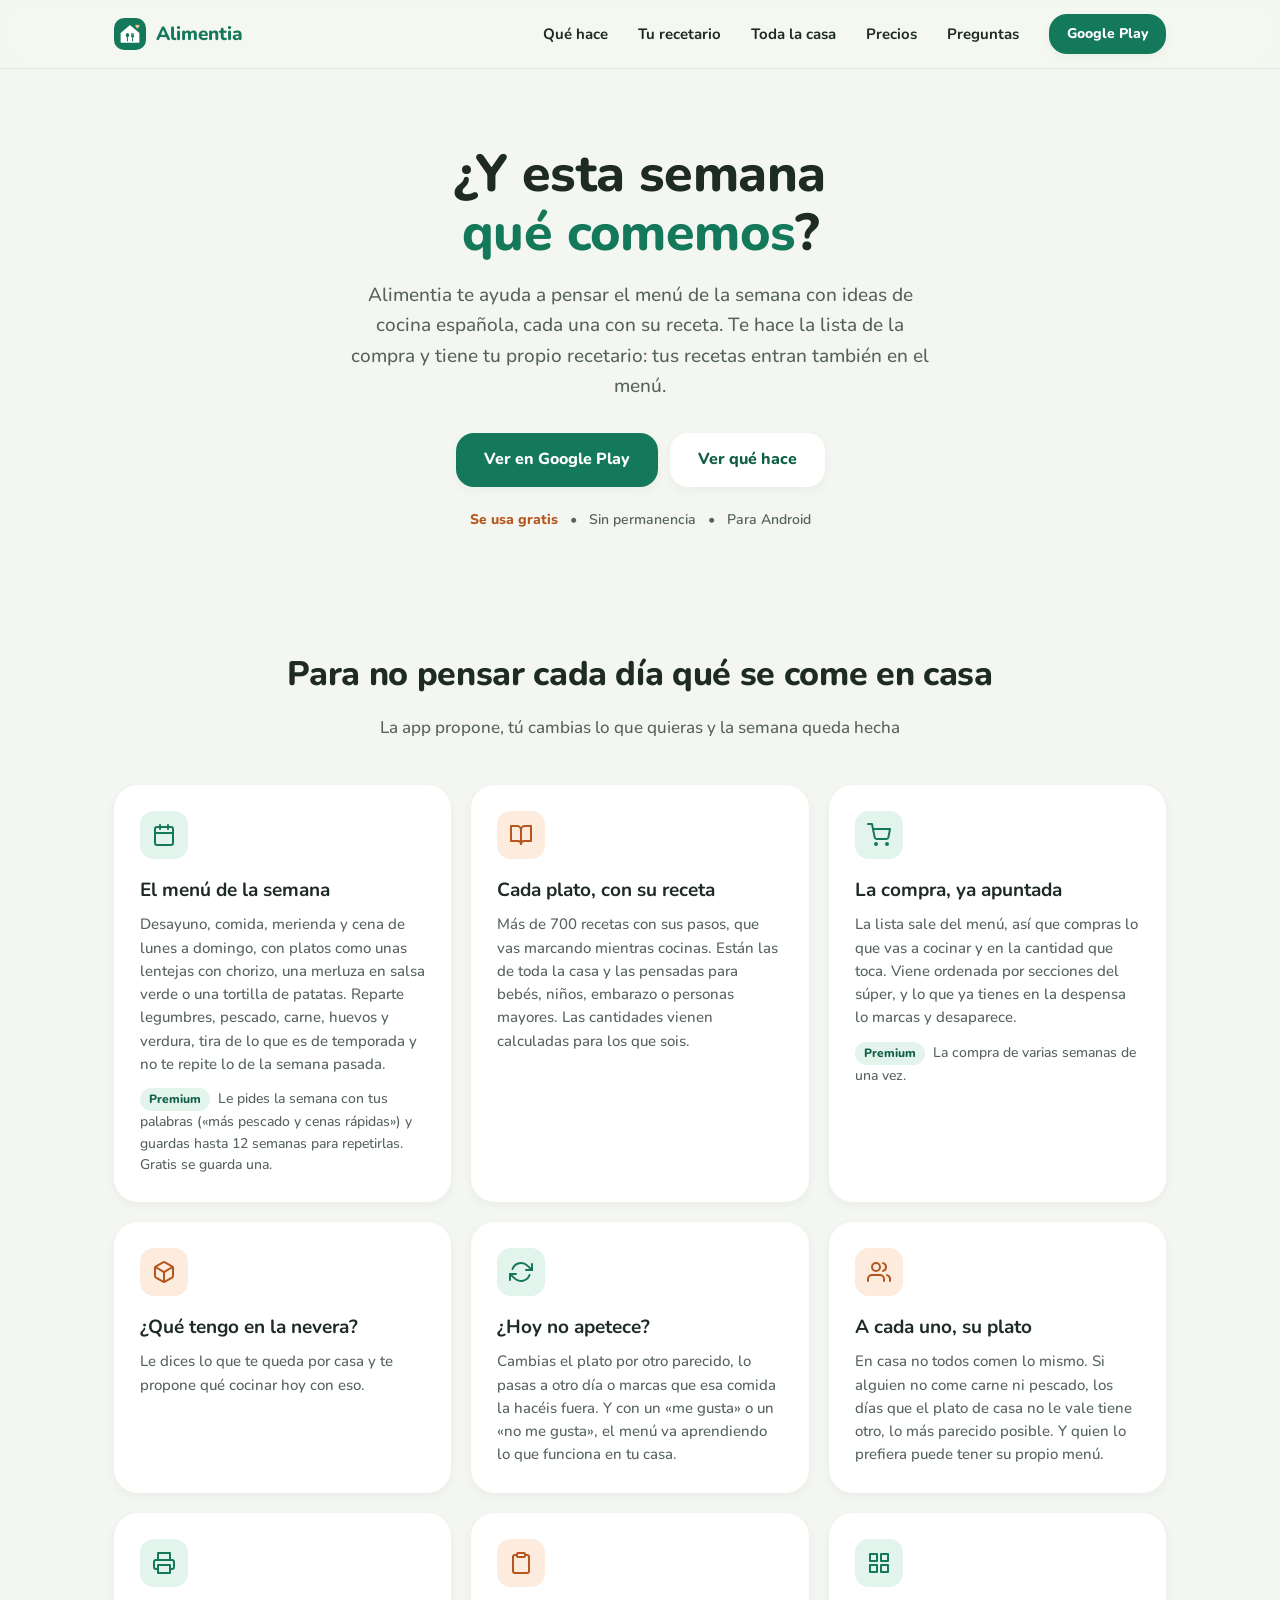
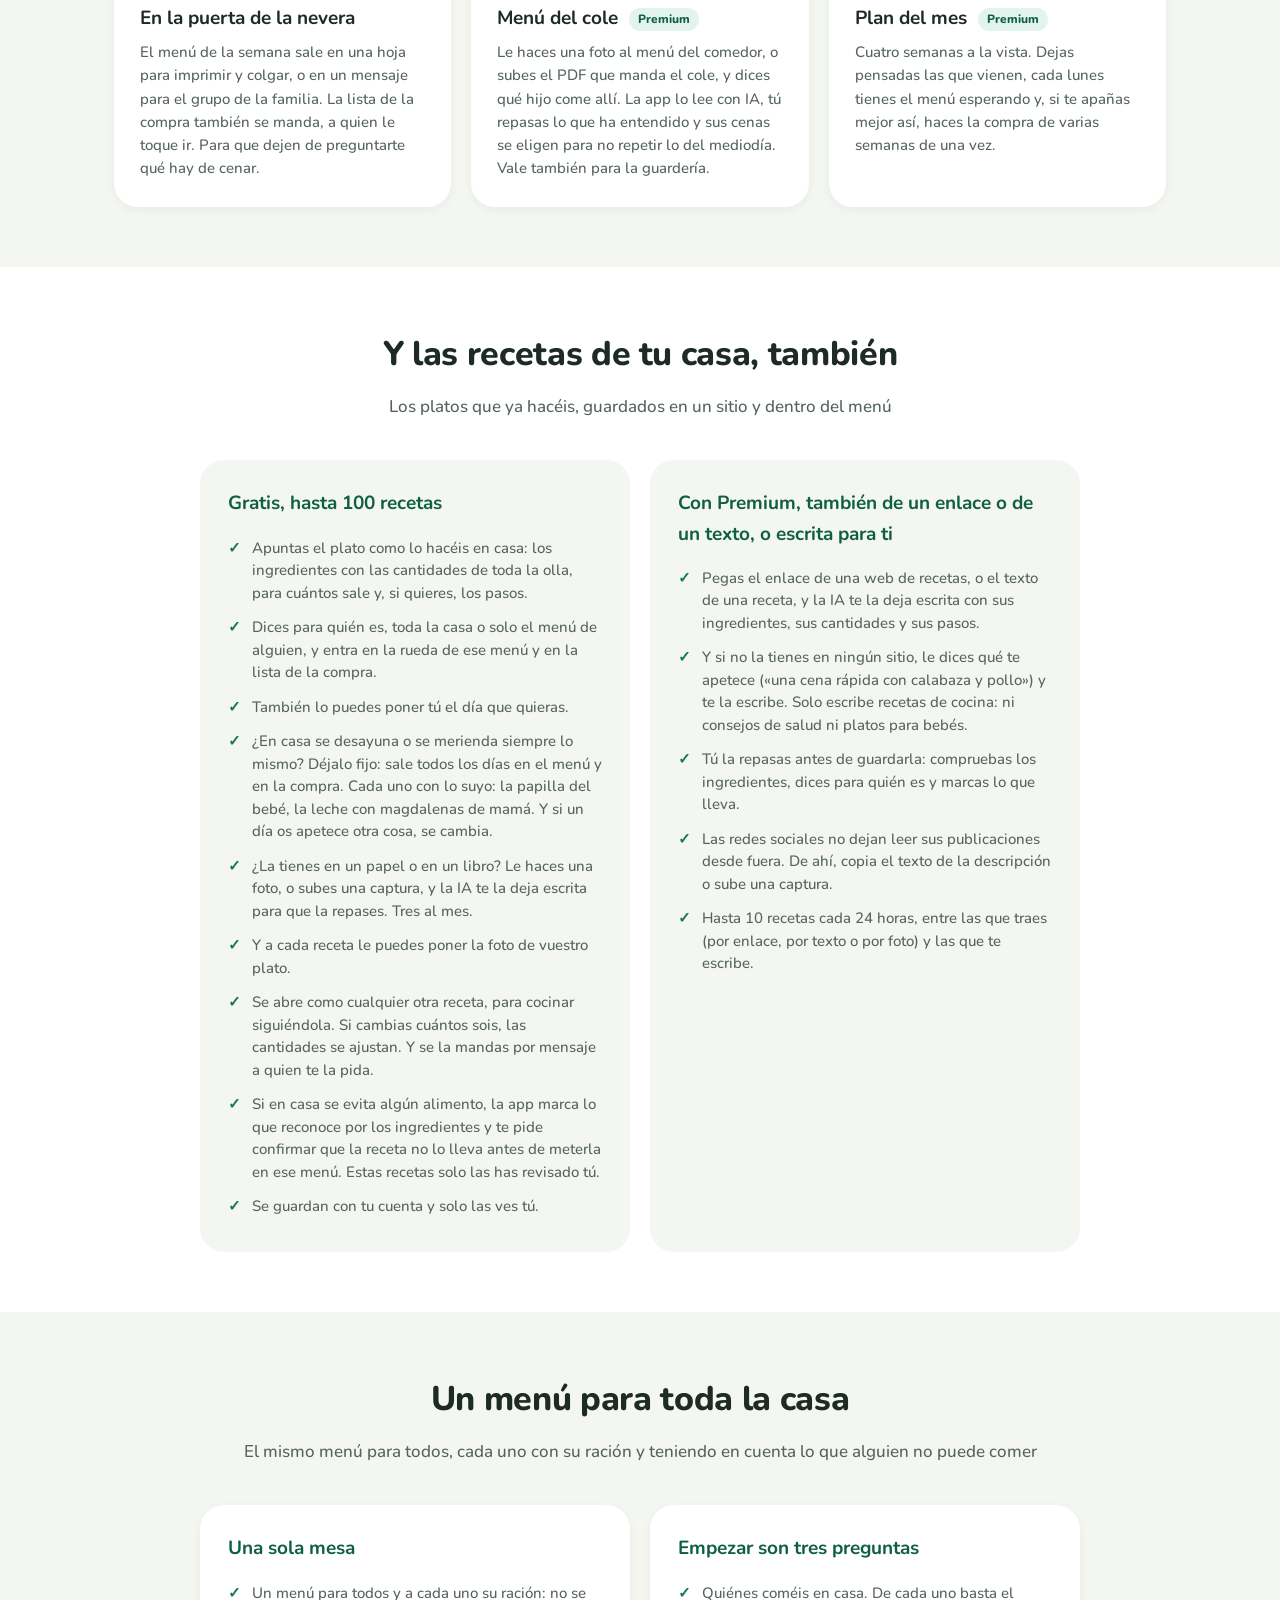
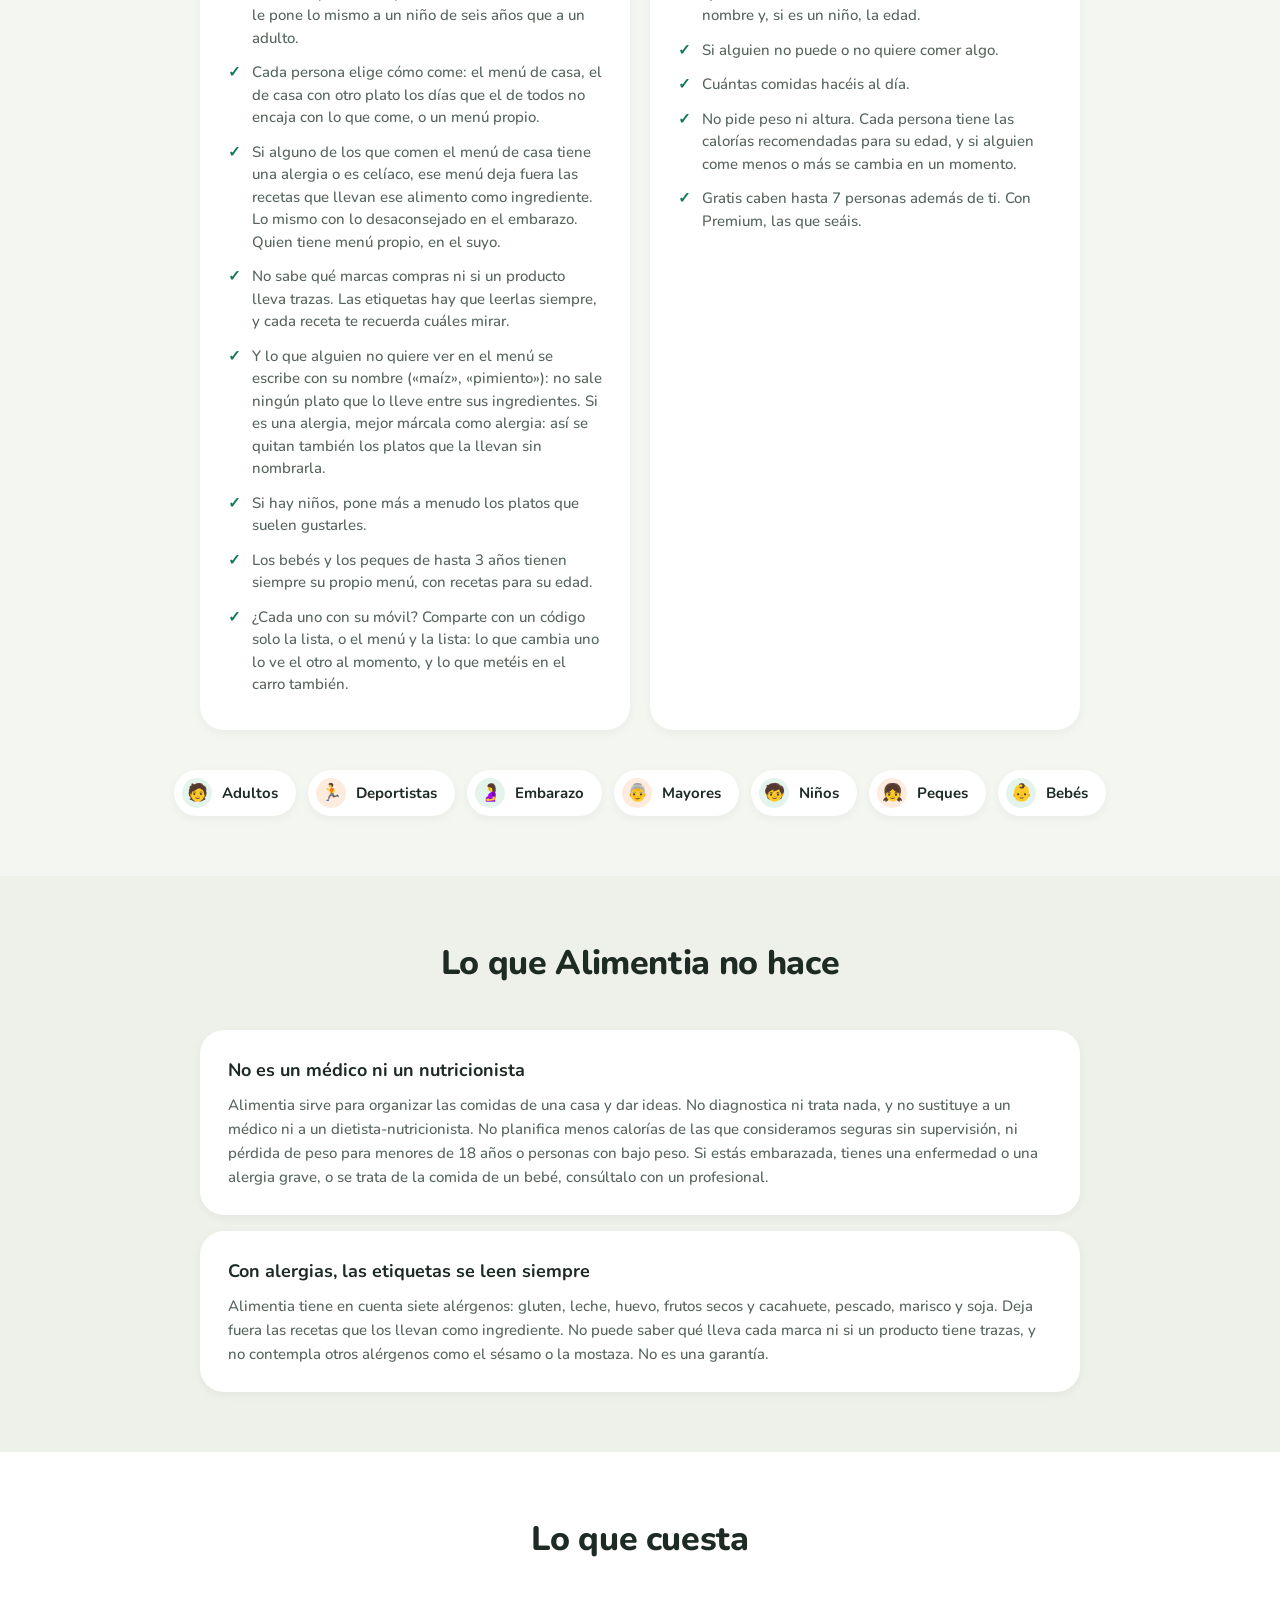
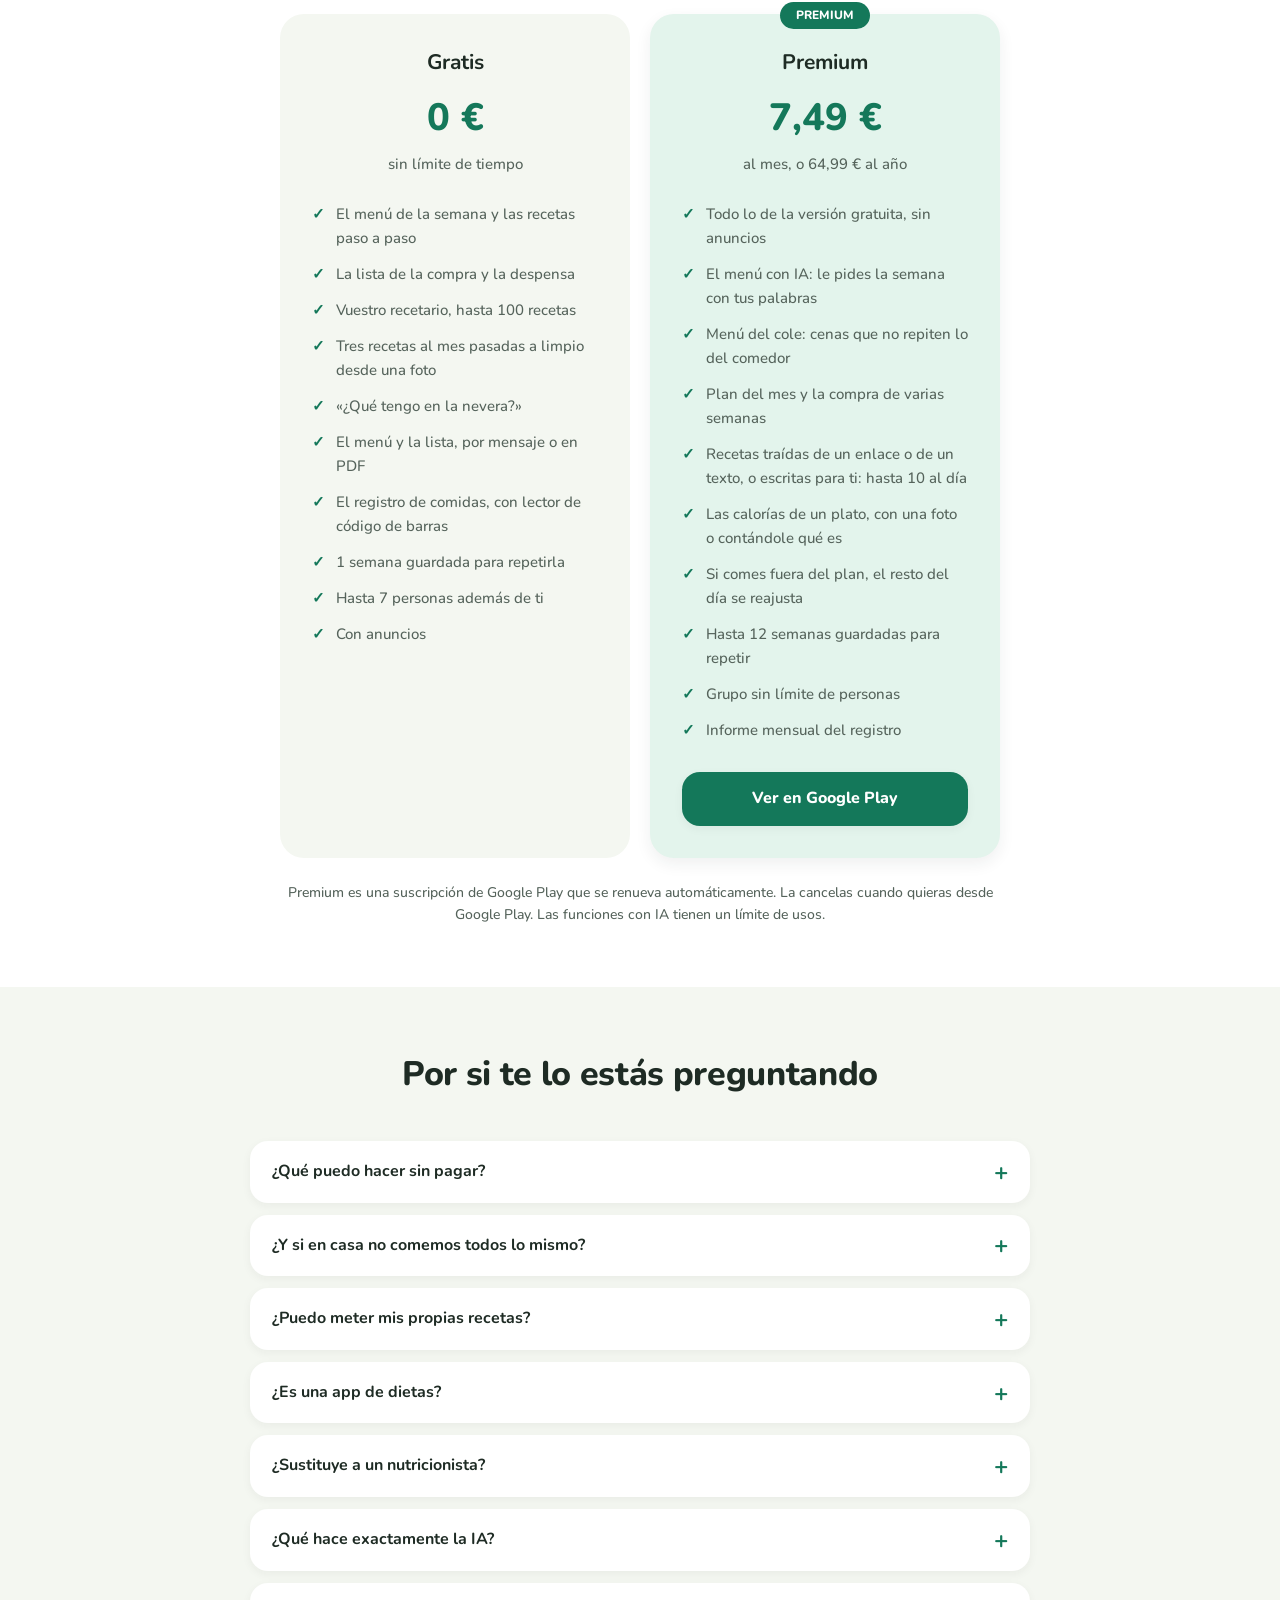
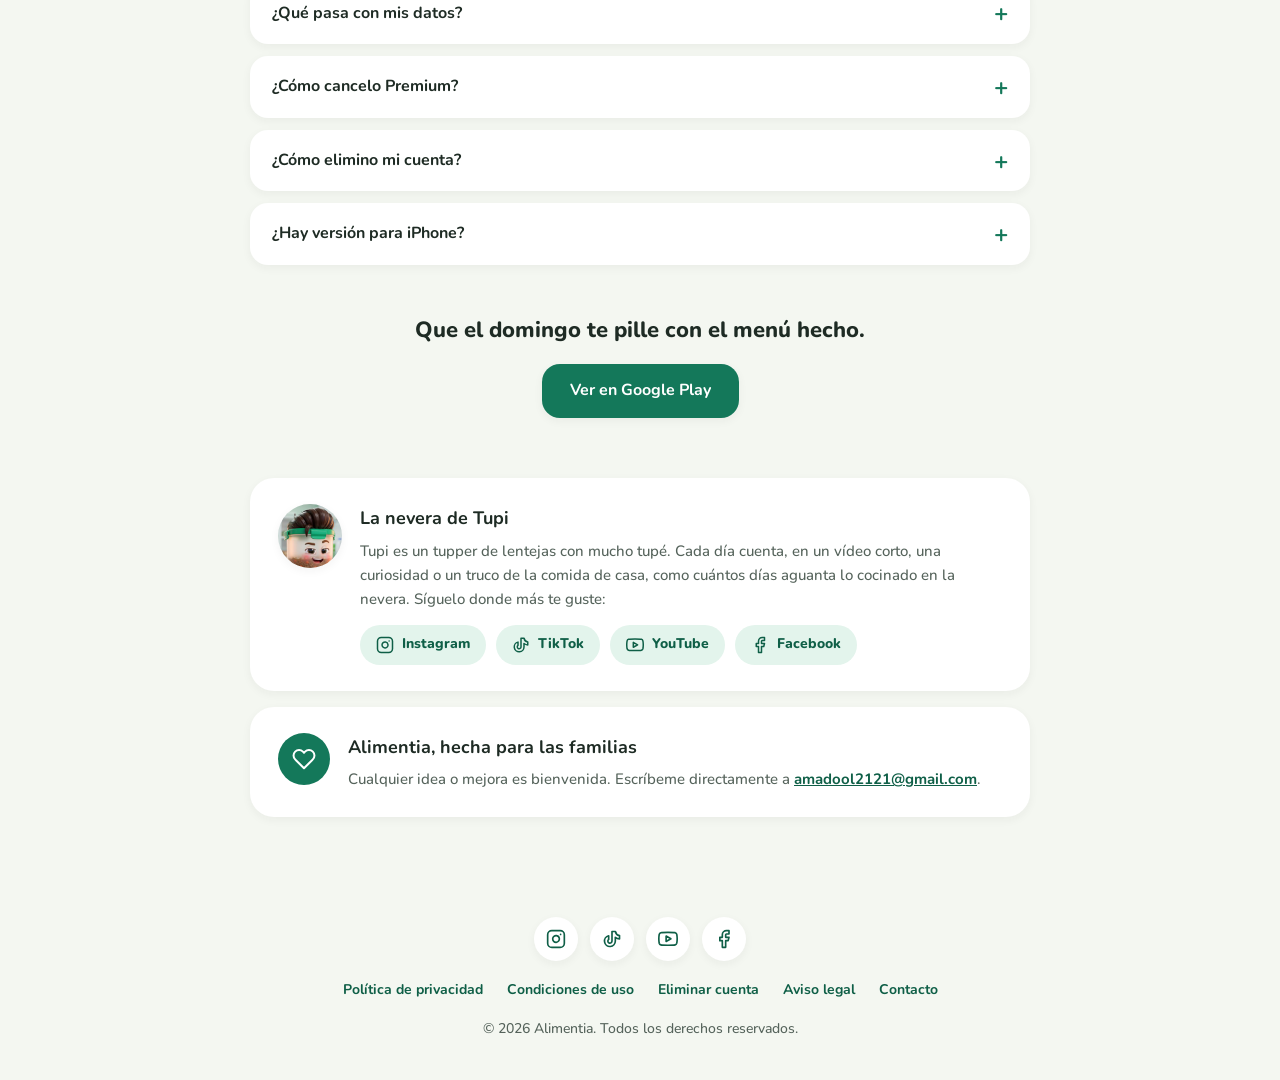
<file: index.html>
<!DOCTYPE html>
<html lang="es">
<head>
  <meta charset="UTF-8">
  <meta name="viewport" content="width=device-width, initial-scale=1.0">
  <title>Alimentia · El menú semanal de tu casa, con recetas y lista de la compra</title>
  <meta name="description" content="El menú de la semana con ideas de cocina española para toda la familia, cada receta paso a paso, la lista de la compra hecha y tu propio recetario. Tiene en cuenta alergias, celiaquía y embarazo.">
  <link rel="canonical" href="https://alimentia.es/">
  <meta property="og:type" content="website">
  <meta property="og:url" content="https://alimentia.es/">
  <meta property="og:title" content="Alimentia · El menú semanal de tu casa">
  <meta property="og:description" content="El menú de la semana con ideas de cocina española, las recetas paso a paso, la lista de la compra y tu propio recetario.">
  <meta property="og:image" content="https://alimentia.es/img/icon.png">
  <meta name="theme-color" content="#14785A">
  <link rel="stylesheet" href="css/style.css">
  <link rel="icon" href="img/icon.png">
</head>
<body>

  <nav>
    <div class="container">
      <a href="/" class="nav-logo">
        <img src="img/icon.png" alt="" width="32" height="32">
        <span>Alimentia</span>
      </a>
      <div class="nav-links">
        <a href="#funciones">Qué hace</a>
        <a href="#recetario">Tu recetario</a>
        <a href="#familia">Toda la casa</a>
        <a href="#precios">Precios</a>
        <a href="#preguntas">Preguntas</a>
        <a href="https://play.google.com/store/apps/details?id=com.alimentia.app" class="btn btn-primary">Google Play</a>
      </div>
    </div>
  </nav>

  <main>

  <section class="hero">
    <div class="container">
      <h1>¿Y esta semana<br><span>qué comemos</span>?</h1>
      <p>Alimentia te ayuda a pensar el menú de la semana con ideas de cocina española, cada una con su receta. Te hace la lista de la compra y tiene tu propio recetario: tus recetas entran también en el menú.</p>
      <div class="hero-buttons">
        <a href="https://play.google.com/store/apps/details?id=com.alimentia.app" class="btn btn-primary">Ver en Google Play</a>
        <a href="#funciones" class="btn btn-secondary">Ver qué hace</a>
      </div>
      <div class="hero-trust">
        <span>Se usa gratis</span>
        <span>&bull;</span>
        <span>Sin permanencia</span>
        <span>&bull;</span>
        <span>Para Android</span>
      </div>
    </div>
  </section>

  <section class="features" id="funciones">
    <div class="container">
      <h2>Para no pensar cada día qué se come en casa</h2>
      <p class="subtitle">La app propone, tú cambias lo que quieras y la semana queda hecha</p>
      <div class="features-grid">
        <div class="feature-card">
          <div class="feature-icon"><svg viewBox="0 0 24 24" aria-hidden="true"><rect x="3" y="4" width="18" height="18" rx="2"/><line x1="16" y1="2" x2="16" y2="6"/><line x1="8" y1="2" x2="8" y2="6"/><line x1="3" y1="10" x2="21" y2="10"/></svg></div>
          <h3>El menú de la semana</h3>
          <p>Desayuno, comida, merienda y cena de lunes a domingo, con platos como unas lentejas con chorizo, una merluza en salsa verde o una tortilla de patatas. Reparte legumbres, pescado, carne, huevos y verdura, tira de lo que es de temporada y no te repite lo de la semana pasada.</p>
          <p class="plus"><span class="premium-tag">Premium</span> Le pides la semana con tus palabras («más pescado y cenas rápidas») y guardas hasta 12 semanas para repetirlas. Gratis se guarda una.</p>
        </div>
        <div class="feature-card">
          <div class="feature-icon"><svg viewBox="0 0 24 24" aria-hidden="true"><path d="M2 3h6a4 4 0 0 1 4 4v14a3 3 0 0 0-3-3H2z"/><path d="M22 3h-6a4 4 0 0 0-4 4v14a3 3 0 0 1 3-3h7z"/></svg></div>
          <h3>Cada plato, con su receta</h3>
          <p>Más de 700 recetas con sus pasos, que vas marcando mientras cocinas. Están las de toda la casa y las pensadas para bebés, niños, embarazo o personas mayores. Las cantidades vienen calculadas para los que sois.</p>
        </div>
        <div class="feature-card">
          <div class="feature-icon"><svg viewBox="0 0 24 24" aria-hidden="true"><circle cx="9" cy="21" r="1"/><circle cx="20" cy="21" r="1"/><path d="M1 1h4l2.68 13.39a2 2 0 0 0 2 1.61h9.72a2 2 0 0 0 2-1.61L23 6H6"/></svg></div>
          <h3>La compra, ya apuntada</h3>
          <p>La lista sale del menú, así que compras lo que vas a cocinar y en la cantidad que toca. Viene ordenada por secciones del súper, y lo que ya tienes en la despensa lo marcas y desaparece.</p>
          <p class="plus"><span class="premium-tag">Premium</span> La compra de varias semanas de una vez.</p>
        </div>
        <div class="feature-card">
          <div class="feature-icon"><svg viewBox="0 0 24 24" aria-hidden="true"><path d="M21 16V8a2 2 0 0 0-1-1.73l-7-4a2 2 0 0 0-2 0l-7 4A2 2 0 0 0 3 8v8a2 2 0 0 0 1 1.73l7 4a2 2 0 0 0 2 0l7-4A2 2 0 0 0 21 16z"/><polyline points="3.27 6.96 12 12.01 20.73 6.96"/><line x1="12" y1="22.08" x2="12" y2="12"/></svg></div>
          <h3>¿Qué tengo en la nevera?</h3>
          <p>Le dices lo que te queda por casa y te propone qué cocinar hoy con eso.</p>
        </div>
        <div class="feature-card">
          <div class="feature-icon"><svg viewBox="0 0 24 24" aria-hidden="true"><polyline points="23 4 23 10 17 10"/><polyline points="1 20 1 14 7 14"/><path d="M3.51 9a9 9 0 0 1 14.85-3.36L23 10M1 14l4.64 4.36A9 9 0 0 0 20.49 15"/></svg></div>
          <h3>¿Hoy no apetece?</h3>
          <p>Cambias el plato por otro parecido, lo pasas a otro día o marcas que esa comida la hacéis fuera. Y con un «me gusta» o un «no me gusta», el menú va aprendiendo lo que funciona en tu casa.</p>
        </div>
        <div class="feature-card">
          <div class="feature-icon"><svg viewBox="0 0 24 24" aria-hidden="true"><path d="M17 21v-2a4 4 0 0 0-4-4H5a4 4 0 0 0-4 4v2"/><circle cx="9" cy="7" r="4"/><path d="M23 21v-2a4 4 0 0 0-3-3.87"/><path d="M16 3.13a4 4 0 0 1 0 7.75"/></svg></div>
          <h3>A cada uno, su plato</h3>
          <p>En casa no todos comen lo mismo. Si alguien no come carne ni pescado, los días que el plato de casa no le vale tiene otro, lo más parecido posible. Y quien lo prefiera puede tener su propio menú.</p>
        </div>
        <div class="feature-card">
          <div class="feature-icon"><svg viewBox="0 0 24 24" aria-hidden="true"><polyline points="6 9 6 2 18 2 18 9"/><path d="M6 18H4a2 2 0 0 1-2-2v-5a2 2 0 0 1 2-2h16a2 2 0 0 1 2 2v5a2 2 0 0 1-2 2h-2"/><rect x="6" y="14" width="12" height="8"/></svg></div>
          <h3>En la puerta de la nevera</h3>
          <p>El menú de la semana sale en una hoja para imprimir y colgar, o en un mensaje para el grupo de la familia. La lista de la compra también se manda, a quien le toque ir. Para que dejen de preguntarte qué hay de cenar.</p>
        </div>
        <div class="feature-card">
          <div class="feature-icon"><svg viewBox="0 0 24 24" aria-hidden="true"><path d="M16 4h2a2 2 0 0 1 2 2v14a2 2 0 0 1-2 2H6a2 2 0 0 1-2-2V6a2 2 0 0 1 2-2h2"/><rect x="8" y="2" width="8" height="4" rx="1" ry="1"/></svg></div>
          <h3>Menú del cole <span class="premium-tag">Premium</span></h3>
          <p>Le haces una foto al menú del comedor, o subes el PDF que manda el cole, y dices qué hijo come allí. La app lo lee con IA, tú repasas lo que ha entendido y sus cenas se eligen para no repetir lo del mediodía. Vale también para la guardería.</p>
        </div>
        <div class="feature-card">
          <div class="feature-icon"><svg viewBox="0 0 24 24" aria-hidden="true"><rect x="3" y="3" width="7" height="7"/><rect x="14" y="3" width="7" height="7"/><rect x="14" y="14" width="7" height="7"/><rect x="3" y="14" width="7" height="7"/></svg></div>
          <h3>Plan del mes <span class="premium-tag">Premium</span></h3>
          <p>Cuatro semanas a la vista. Dejas pensadas las que vienen, cada lunes tienes el menú esperando y, si te apañas mejor así, haces la compra de varias semanas de una vez.</p>
        </div>
      </div>
    </div>
  </section>

  <section class="family" id="recetario">
    <div class="container">
      <h2>Y las recetas de tu casa, también</h2>
      <p class="subtitle">Los platos que ya hacéis, guardados en un sitio y dentro del menú</p>
      <div class="family-grid">
        <div class="family-card">
          <h3>Gratis, hasta 100 recetas</h3>
          <ul>
            <li>Apuntas el plato como lo hacéis en casa: los ingredientes con las cantidades de toda la olla, para cuántos sale y, si quieres, los pasos.</li>
            <li>Dices para quién es, toda la casa o solo el menú de alguien, y entra en la rueda de ese menú y en la lista de la compra.</li>
            <li>También lo puedes poner tú el día que quieras.</li>
            <li>¿En casa se desayuna o se merienda siempre lo mismo? Déjalo fijo: sale todos los días en el menú y en la compra. Cada uno con lo suyo: la papilla del bebé, la leche con magdalenas de mamá. Y si un día os apetece otra cosa, se cambia.</li>
            <li>¿La tienes en un papel o en un libro? Le haces una foto, o subes una captura, y la IA te la deja escrita para que la repases. Tres al mes.</li>
            <li>Y a cada receta le puedes poner la foto de vuestro plato.</li>
            <li>Se abre como cualquier otra receta, para cocinar siguiéndola. Si cambias cuántos sois, las cantidades se ajustan. Y se la mandas por mensaje a quien te la pida.</li>
            <li>Si en casa se evita algún alimento, la app marca lo que reconoce por los ingredientes y te pide confirmar que la receta no lo lleva antes de meterla en ese menú. Estas recetas solo las has revisado tú.</li>
            <li>Se guardan con tu cuenta y solo las ves tú.</li>
          </ul>
        </div>
        <div class="family-card">
          <h3>Con Premium, también de un enlace o de un texto, o escrita para ti</h3>
          <ul>
            <li>Pegas el enlace de una web de recetas, o el texto de una receta, y la IA te la deja escrita con sus ingredientes, sus cantidades y sus pasos.</li>
            <li>Y si no la tienes en ningún sitio, le dices qué te apetece («una cena rápida con calabaza y pollo») y te la escribe. Solo escribe recetas de cocina: ni consejos de salud ni platos para bebés.</li>
            <li>Tú la repasas antes de guardarla: compruebas los ingredientes, dices para quién es y marcas lo que lleva.</li>
            <li>Las redes sociales no dejan leer sus publicaciones desde fuera. De ahí, copia el texto de la descripción o sube una captura.</li>
            <li>Hasta 10 recetas cada 24 horas, entre las que traes (por enlace, por texto o por foto) y las que te escribe.</li>
          </ul>
        </div>
      </div>
    </div>
  </section>

  <section class="family plain" id="familia">
    <div class="container">
      <h2>Un menú para toda la casa</h2>
      <p class="subtitle">El mismo menú para todos, cada uno con su ración y teniendo en cuenta lo que alguien no puede comer</p>
      <div class="family-grid">
        <div class="family-card">
          <h3>Una sola mesa</h3>
          <ul>
            <li>Un menú para todos y a cada uno su ración: no se le pone lo mismo a un niño de seis años que a un adulto.</li>
            <li>Cada persona elige cómo come: el menú de casa, el de casa con otro plato los días que el de todos no encaja con lo que come, o un menú propio.</li>
            <li>Si alguno de los que comen el menú de casa tiene una alergia o es celíaco, ese menú deja fuera las recetas que llevan ese alimento como ingrediente. Lo mismo con lo desaconsejado en el embarazo. Quien tiene menú propio, en el suyo.</li>
            <li>No sabe qué marcas compras ni si un producto lleva trazas. Las etiquetas hay que leerlas siempre, y cada receta te recuerda cuáles mirar.</li>
            <li>Y lo que alguien no quiere ver en el menú se escribe con su nombre («maíz», «pimiento»): no sale ningún plato que lo lleve entre sus ingredientes. Si es una alergia, mejor márcala como alergia: así se quitan también los platos que la llevan sin nombrarla.</li>
            <li>Si hay niños, pone más a menudo los platos que suelen gustarles.</li>
            <li>Los bebés y los peques de hasta 3 años tienen siempre su propio menú, con recetas para su edad.</li>
            <li>¿Cada uno con su móvil? Comparte con un código solo la lista, o el menú y la lista: lo que cambia uno lo ve el otro al momento, y lo que metéis en el carro también.</li>
          </ul>
        </div>
        <div class="family-card">
          <h3>Empezar son tres preguntas</h3>
          <ul>
            <li>Quiénes coméis en casa. De cada uno basta el nombre y, si es un niño, la edad.</li>
            <li>Si alguien no puede o no quiere comer algo.</li>
            <li>Cuántas comidas hacéis al día.</li>
            <li>No pide peso ni altura. Cada persona tiene las calorías recomendadas para su edad, y si alguien come menos o más se cambia en un momento.</li>
            <li>Gratis caben hasta 7 personas además de ti. Con Premium, las que seáis.</li>
          </ul>
        </div>
      </div>
      <div class="targets-row">
        <div class="target-pill"><span aria-hidden="true">🧑</span>Adultos</div>
        <div class="target-pill"><span aria-hidden="true">🏃</span>Deportistas</div>
        <div class="target-pill"><span aria-hidden="true">🤰</span>Embarazo</div>
        <div class="target-pill"><span aria-hidden="true">👵</span>Mayores</div>
        <div class="target-pill"><span aria-hidden="true">🧒</span>Niños</div>
        <div class="target-pill"><span aria-hidden="true">👧</span>Peques</div>
        <div class="target-pill"><span aria-hidden="true">👶</span>Bebés</div>
      </div>
    </div>
  </section>

  <section class="social-proof">
    <div class="container">
      <h2>Lo que Alimentia no hace</h2>
      <div class="notice">
        <h3>No es un médico ni un nutricionista</h3>
        <p>Alimentia sirve para organizar las comidas de una casa y dar ideas. No diagnostica ni trata nada, y no sustituye a un médico ni a un dietista-nutricionista. No planifica menos calorías de las que consideramos seguras sin supervisión, ni pérdida de peso para menores de 18 años o personas con bajo peso. Si estás embarazada, tienes una enfermedad o una alergia grave, o se trata de la comida de un bebé, consúltalo con un profesional.</p>
      </div>
      <div class="notice">
        <h3>Con alergias, las etiquetas se leen siempre</h3>
        <p>Alimentia tiene en cuenta siete alérgenos: gluten, leche, huevo, frutos secos y cacahuete, pescado, marisco y soja. Deja fuera las recetas que los llevan como ingrediente. No puede saber qué lleva cada marca ni si un producto tiene trazas, y no contempla otros alérgenos como el sésamo o la mostaza. No es una garantía.</p>
      </div>
    </div>
  </section>

  <section class="pricing" id="precios">
    <div class="container">
      <h2>Lo que cuesta</h2>
      <div class="pricing-grid">
        <div class="pricing-card">
          <h3>Gratis</h3>
          <div class="pricing-price">0 €</div>
          <div class="pricing-period">sin límite de tiempo</div>
          <ul class="pricing-features">
            <li>El menú de la semana y las recetas paso a paso</li>
            <li>La lista de la compra y la despensa</li>
            <li>Vuestro recetario, hasta 100 recetas</li>
            <li>Tres recetas al mes pasadas a limpio desde una foto</li>
            <li>«¿Qué tengo en la nevera?»</li>
            <li>El menú y la lista, por mensaje o en PDF</li>
            <li>El registro de comidas, con lector de código de barras</li>
            <li>1 semana guardada para repetirla</li>
            <li>Hasta 7 personas además de ti</li>
            <li>Con anuncios</li>
          </ul>
        </div>
        <div class="pricing-card featured">
          <div class="pricing-badge">PREMIUM</div>
          <h3>Premium</h3>
          <div class="pricing-price">7,49 €</div>
          <div class="pricing-period">al mes, o 64,99 € al año</div>
          <ul class="pricing-features">
            <li>Todo lo de la versión gratuita, sin anuncios</li>
            <li>El menú con IA: le pides la semana con tus palabras</li>
            <li>Menú del cole: cenas que no repiten lo del comedor</li>
            <li>Plan del mes y la compra de varias semanas</li>
            <li>Recetas traídas de un enlace o de un texto, o escritas para ti: hasta 10 al día</li>
            <li>Las calorías de un plato, con una foto o contándole qué es</li>
            <li>Si comes fuera del plan, el resto del día se reajusta</li>
            <li>Hasta 12 semanas guardadas para repetir</li>
            <li>Grupo sin límite de personas</li>
            <li>Informe mensual del registro</li>
          </ul>
          <a href="https://play.google.com/store/apps/details?id=com.alimentia.app" class="btn btn-primary" style="width:100%;justify-content:center;">Ver en Google Play</a>
        </div>
      </div>
      <p class="pricing-note">Premium es una suscripción de Google Play que se renueva automáticamente. La cancelas cuando quieras desde Google Play. Las funciones con IA tienen un límite de usos.</p>
    </div>
  </section>

  <section class="faq" id="preguntas">
    <div class="container">
      <h2>Por si te lo estás preguntando</h2>
      <div class="faq-list">
        <details>
          <summary>¿Qué puedo hacer sin pagar?</summary>
          <p>Casi todo lo del día a día: el menú de la semana, las recetas, la lista de la compra, la despensa, «¿Qué tengo en la nevera?», vuestro recetario, el registro de comidas y un grupo de hasta 7 personas además de ti. La versión gratuita lleva anuncios.</p>
        </details>
        <details>
          <summary>¿Y si en casa no comemos todos lo mismo?</summary>
          <p>Cada persona elige. Quien come el menú de casa pero no toma carne ni pescado, por ejemplo, tiene otro plato solo los días en que el de casa no le vale, lo más parecido posible. Quien necesita algo distinto del todo, como un hijo que entrena, puede tener su propio menú. Los bebés y los peques tienen siempre el suyo. Y el desayuno o la merienda de siempre se pueden dejar fijos para cada persona, con vuestras recetas. Las alergias de quienes comen el menú de casa se tienen en cuenta en ese menú; las de quien tiene menú propio, en el suyo.</p>
        </details>
        <details>
          <summary>¿Puedo meter mis propias recetas?</summary>
          <p>Sí, y es gratis: hasta 100. Las escribes, dices para quién son y entran en el menú y en la compra. Además, si le enseñas una receta en una foto, la app te la deja escrita: tres al mes con la cuenta gratuita. Con Premium, hasta 10 al día, también desde un enlace o un texto, y si no la tienes te la escribe a partir de lo que te apetezca. Tú las repasas antes de guardarlas.</p>
        </details>
        <details>
          <summary>¿Es una app de dietas?</summary>
          <p>No. Es para organizar las comidas de casa: ideas de menú, recetas y la compra. No hace falta pesarse ni contar nada para usarla. Las calorías de cada plato están ahí por si las quieres mirar, y quien quiera puede llevar un registro de lo que come.</p>
        </details>
        <details>
          <summary>¿Sustituye a un nutricionista?</summary>
          <p>No. Alimentia da ideas y orientación general para organizar la comida de una casa. No diagnostica ni trata enfermedades, y no sustituye el consejo de un médico o de un dietista-nutricionista.</p>
        </details>
        <details>
          <summary>¿Qué hace exactamente la IA?</summary>
          <p>Casi toda está en Premium: planifica la semana eligiendo entre las recetas de la app según lo que le pidas («esta semana poco tiempo», «más pescado»), estima las calorías de un plato a partir de una foto o de una descripción, lee el menú del comedor, deja escrita la receta que traigas a tu recetario y te escribe una nueva si le dices qué te apetece. Con la cuenta gratuita se usa para una cosa: dejar escrita la receta de una foto, tres al mes. Lo que lee lo repasas tú antes de usarlo. Son estimaciones y puede equivocarse. Si en casa hay alguna alergia, el menú con IA no inventa platos: elige entre las recetas de la app, que tienen los alérgenos revisados, y las tuyas en las que hayas confirmado que no llevan lo que se evita en casa. Y una receta que le pidas escribir, aunque sabe lo que evitáis, no entra en ningún menú hasta que tú confirmas que no lo lleva.</p>
        </details>
        <details>
          <summary>¿Qué pasa con mis datos?</summary>
          <p>La app guarda lo que le cuentas de tu casa (quién come, la edad de los niños, lo que cada uno no puede comer) y solo trata esos datos con tu consentimiento. El peso y la altura solo te los pide si eliges que calcule tus calorías con ellos. Los anuncios de la versión gratuita no son personalizados y solo se muestran después de pedirte permiso. Está todo en la <a href="privacidad.html">política de privacidad</a>.</p>
        </details>
        <details>
          <summary>¿Cómo cancelo Premium?</summary>
          <p>Desde Google Play, en Pagos y suscripciones. En la app hay un enlace directo en Perfil. Sigues teniendo Premium hasta que acabe el periodo que ya has pagado.</p>
        </details>
        <details>
          <summary>¿Cómo elimino mi cuenta?</summary>
          <p>En la app, en Perfil → Eliminar cuenta. Tus datos se borran en el momento. Si no puedes entrar en la app, aquí tienes <a href="eliminar-cuenta.html">cómo pedirlo</a>.</p>
        </details>
        <details>
          <summary>¿Hay versión para iPhone?</summary>
          <p>Todavía no. De momento Alimentia solo está en Android.</p>
        </details>
      </div>
      <div class="closing">
        <p>Que el domingo te pille con el menú hecho.</p>
        <a href="https://play.google.com/store/apps/details?id=com.alimentia.app" class="btn btn-primary">Ver en Google Play</a>
      </div>
    </div>
  </section>

  <section class="about">
    <div class="container">
      <div class="about-card">
        <img class="about-photo" src="img/tupi.jpg" alt="Tupi, un tupper de lentejas con tupé" width="64" height="64" loading="lazy">
        <div>
          <h3>La nevera de Tupi</h3>
          <p>Tupi es un tupper de lentejas con mucho tupé. Cada día cuenta, en un vídeo corto, una curiosidad o un truco de la comida de casa, como cuántos días aguanta lo cocinado en la nevera. Síguelo donde más te guste:</p>
          <div class="social-links">
            <a href="https://www.instagram.com/alimentiaapp/" target="_blank" rel="noopener"><svg viewBox="0 0 24 24" aria-hidden="true"><rect x="2" y="2" width="20" height="20" rx="5" ry="5"/><path d="M16 11.37A4 4 0 1 1 12.63 8 4 4 0 0 1 16 11.37z"/><line x1="17.5" y1="6.5" x2="17.51" y2="6.5"/></svg>Instagram</a>
            <a href="https://www.tiktok.com/@alimentiaapp" target="_blank" rel="noopener"><svg viewBox="0 0 24 24" aria-hidden="true"><path d="M21 7.917v4.034a9.948 9.948 0 0 1 -5 -1.951v4.5a6.5 6.5 0 1 1 -8 -6.326v4.326a2.5 2.5 0 1 0 4 2v-11.5h4.083a6.005 6.005 0 0 0 4.917 4.917z"/></svg>TikTok</a>
            <a href="https://www.youtube.com/@alimentiaapp" target="_blank" rel="noopener"><svg viewBox="0 0 24 24" aria-hidden="true"><path d="M22.54 6.42a2.78 2.78 0 0 0-1.94-2C18.88 4 12 4 12 4s-6.88 0-8.6.46a2.78 2.78 0 0 0-1.94 2A29 29 0 0 0 1 11.75a29 29 0 0 0 .46 5.33A2.78 2.78 0 0 0 3.4 19c1.72.46 8.6.46 8.6.46s6.88 0 8.6-.46a2.78 2.78 0 0 0 1.94-2 29 29 0 0 0 .46-5.25 29 29 0 0 0-.46-5.33z"/><polygon points="9.75 15.02 15.5 11.75 9.75 8.48 9.75 15.02"/></svg>YouTube</a>
            <a href="https://www.facebook.com/people/Alimentia/61596910106424/" target="_blank" rel="noopener"><svg viewBox="0 0 24 24" aria-hidden="true"><path d="M18 2h-3a5 5 0 0 0-5 5v3H7v4h3v8h4v-8h3l1-4h-4V7a1 1 0 0 1 1-1h3z"/></svg>Facebook</a>
          </div>
        </div>
      </div>
      <div class="about-card">
        <div class="about-face" aria-hidden="true"><svg viewBox="0 0 24 24"><path d="M20.84 4.61a5.5 5.5 0 0 0-7.78 0L12 5.67l-1.06-1.06a5.5 5.5 0 0 0-7.78 7.78l1.06 1.06L12 21.23l7.78-7.78 1.06-1.06a5.5 5.5 0 0 0 0-7.78z"/></svg></div>
        <div>
          <h3>Alimentia, hecha para las familias</h3>
          <p>Cualquier idea o mejora es bienvenida. Escríbeme directamente a <a href="mailto:amadool2121@gmail.com">amadool2121@gmail.com</a>.</p>
        </div>
      </div>
    </div>
  </section>

  </main>

  <footer>
    <div class="container">
      <div class="footer-social">
        <a href="https://www.instagram.com/alimentiaapp/" target="_blank" rel="noopener" aria-label="Alimentia en Instagram" title="Instagram"><svg viewBox="0 0 24 24" aria-hidden="true"><rect x="2" y="2" width="20" height="20" rx="5" ry="5"/><path d="M16 11.37A4 4 0 1 1 12.63 8 4 4 0 0 1 16 11.37z"/><line x1="17.5" y1="6.5" x2="17.51" y2="6.5"/></svg></a>
        <a href="https://www.tiktok.com/@alimentiaapp" target="_blank" rel="noopener" aria-label="Alimentia en TikTok" title="TikTok"><svg viewBox="0 0 24 24" aria-hidden="true"><path d="M21 7.917v4.034a9.948 9.948 0 0 1 -5 -1.951v4.5a6.5 6.5 0 1 1 -8 -6.326v4.326a2.5 2.5 0 1 0 4 2v-11.5h4.083a6.005 6.005 0 0 0 4.917 4.917z"/></svg></a>
        <a href="https://www.youtube.com/@alimentiaapp" target="_blank" rel="noopener" aria-label="Alimentia en YouTube" title="YouTube"><svg viewBox="0 0 24 24" aria-hidden="true"><path d="M22.54 6.42a2.78 2.78 0 0 0-1.94-2C18.88 4 12 4 12 4s-6.88 0-8.6.46a2.78 2.78 0 0 0-1.94 2A29 29 0 0 0 1 11.75a29 29 0 0 0 .46 5.33A2.78 2.78 0 0 0 3.4 19c1.72.46 8.6.46 8.6.46s6.88 0 8.6-.46a2.78 2.78 0 0 0 1.94-2 29 29 0 0 0 .46-5.25 29 29 0 0 0-.46-5.33z"/><polygon points="9.75 15.02 15.5 11.75 9.75 8.48 9.75 15.02"/></svg></a>
        <a href="https://www.facebook.com/people/Alimentia/61596910106424/" target="_blank" rel="noopener" aria-label="Alimentia en Facebook" title="Facebook"><svg viewBox="0 0 24 24" aria-hidden="true"><path d="M18 2h-3a5 5 0 0 0-5 5v3H7v4h3v8h4v-8h3l1-4h-4V7a1 1 0 0 1 1-1h3z"/></svg></a>
      </div>
      <div class="footer-links">
        <a href="privacidad.html">Política de privacidad</a>
        <a href="condiciones.html">Condiciones de uso</a>
        <a href="eliminar-cuenta.html">Eliminar cuenta</a>
        <a href="aviso-legal.html">Aviso legal</a>
        <a href="mailto:amadool2121@gmail.com">Contacto</a>
      </div>
      <p>&copy; 2026 Alimentia. Todos los derechos reservados.</p>
    </div>
  </footer>

</body>
</html>
</file>
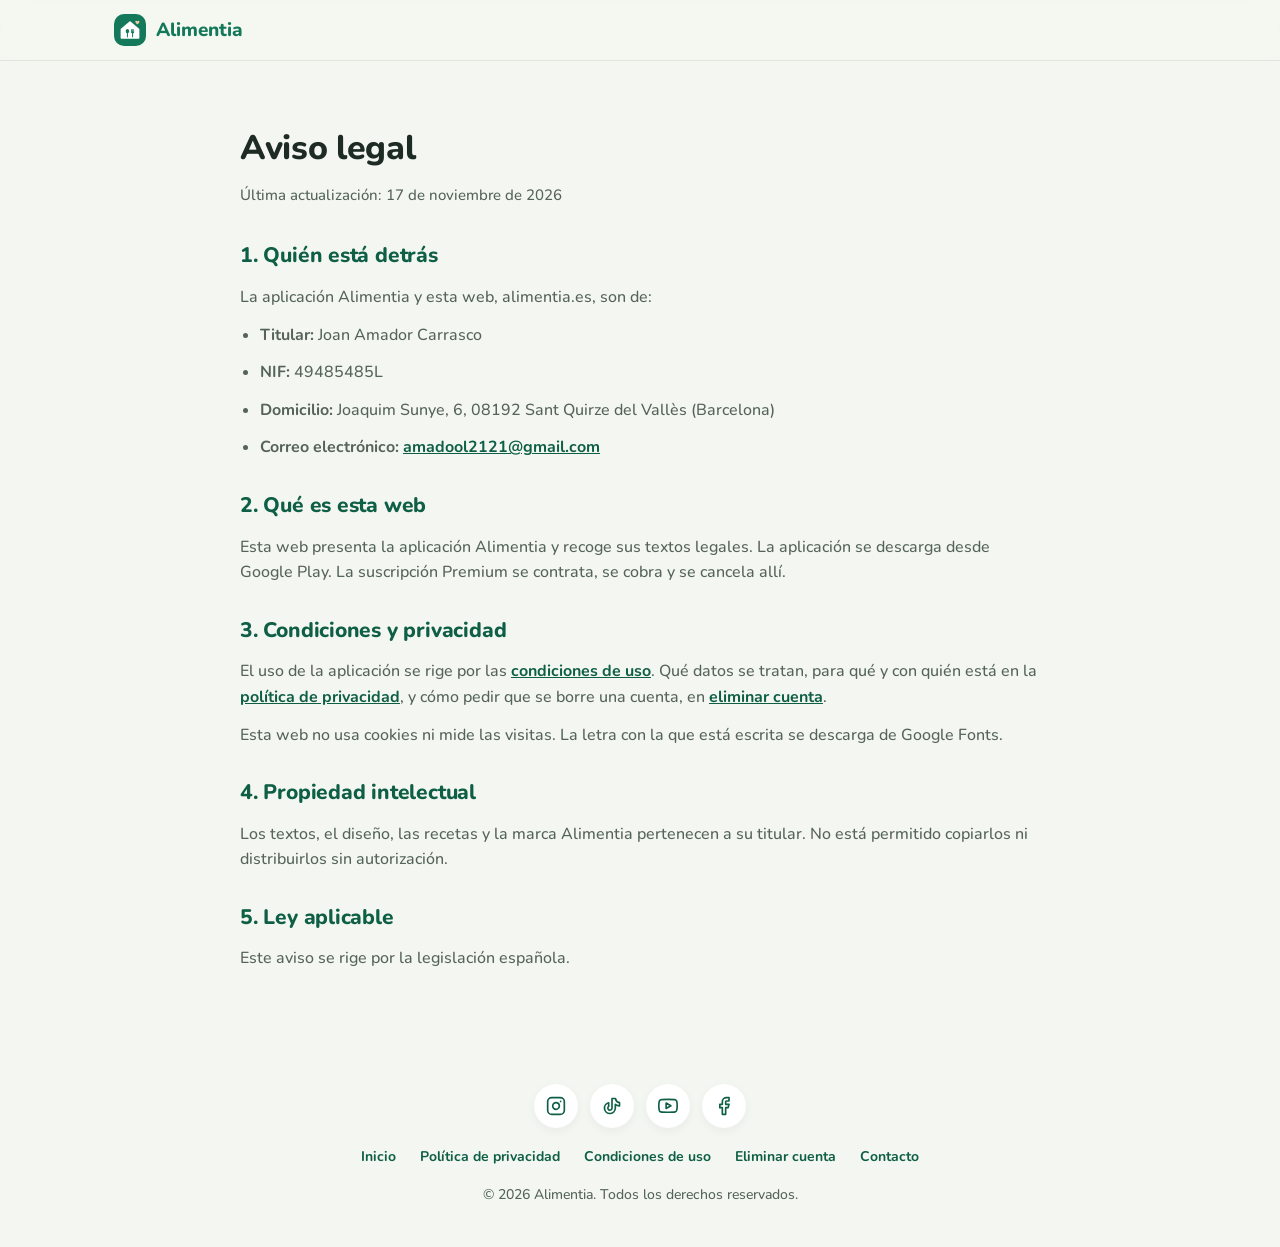
<file: aviso-legal.html>
<!DOCTYPE html>
<html lang="es">
<head>
  <meta charset="UTF-8">
  <meta name="viewport" content="width=device-width, initial-scale=1.0">
  <title>Aviso legal · Alimentia</title>
  <meta name="description" content="Quién está detrás de Alimentia: titular, datos de contacto y textos legales de la app y de esta web.">
  <link rel="canonical" href="https://alimentia.es/aviso-legal.html">
  <link rel="stylesheet" href="css/style.css">
  <link rel="icon" href="img/icon.png">
</head>
<body>

  <nav>
    <div class="container">
      <a href="/" class="nav-logo">
        <img src="img/icon.png" alt="" width="32" height="32">
        <span>Alimentia</span>
      </a>
    </div>
  </nav>

  <main class="container">
    <div class="legal">
      <h1>Aviso legal</h1>
      <p class="date">Última actualización: 17 de noviembre de 2026</p>

      <h2>1. Quién está detrás</h2>
      <p>La aplicación Alimentia y esta web, alimentia.es, son de:</p>
      <ul>
        <li><strong>Titular:</strong> Joan Amador Carrasco</li>
        <li><strong>NIF:</strong> 49485485L</li>
        <li><strong>Domicilio:</strong> Joaquim Sunye, 6, 08192 Sant Quirze del Vallès (Barcelona)</li>
        <li><strong>Correo electrónico:</strong> <a href="mailto:amadool2121@gmail.com">amadool2121@gmail.com</a></li>
      </ul>

      <h2>2. Qué es esta web</h2>
      <p>Esta web presenta la aplicación Alimentia y recoge sus textos legales. La aplicación se descarga desde Google Play. La suscripción Premium se contrata, se cobra y se cancela allí.</p>

      <h2>3. Condiciones y privacidad</h2>
      <p>El uso de la aplicación se rige por las <a href="condiciones.html">condiciones de uso</a>. Qué datos se tratan, para qué y con quién está en la <a href="privacidad.html">política de privacidad</a>, y cómo pedir que se borre una cuenta, en <a href="eliminar-cuenta.html">eliminar cuenta</a>.</p>
      <p>Esta web no usa cookies ni mide las visitas. La letra con la que está escrita se descarga de Google Fonts.</p>

      <h2>4. Propiedad intelectual</h2>
      <p>Los textos, el diseño, las recetas y la marca Alimentia pertenecen a su titular. No está permitido copiarlos ni distribuirlos sin autorización.</p>

      <h2>5. Ley aplicable</h2>
      <p>Este aviso se rige por la legislación española.</p>
    </div>
  </main>

  <footer>
    <div class="container">
      <div class="footer-social">
        <a href="https://www.instagram.com/alimentiaapp/" target="_blank" rel="noopener" aria-label="Alimentia en Instagram" title="Instagram"><svg viewBox="0 0 24 24" aria-hidden="true"><rect x="2" y="2" width="20" height="20" rx="5" ry="5"/><path d="M16 11.37A4 4 0 1 1 12.63 8 4 4 0 0 1 16 11.37z"/><line x1="17.5" y1="6.5" x2="17.51" y2="6.5"/></svg></a>
        <a href="https://www.tiktok.com/@alimentiaapp" target="_blank" rel="noopener" aria-label="Alimentia en TikTok" title="TikTok"><svg viewBox="0 0 24 24" aria-hidden="true"><path d="M21 7.917v4.034a9.948 9.948 0 0 1 -5 -1.951v4.5a6.5 6.5 0 1 1 -8 -6.326v4.326a2.5 2.5 0 1 0 4 2v-11.5h4.083a6.005 6.005 0 0 0 4.917 4.917z"/></svg></a>
        <a href="https://www.youtube.com/@alimentiaapp" target="_blank" rel="noopener" aria-label="Alimentia en YouTube" title="YouTube"><svg viewBox="0 0 24 24" aria-hidden="true"><path d="M22.54 6.42a2.78 2.78 0 0 0-1.94-2C18.88 4 12 4 12 4s-6.88 0-8.6.46a2.78 2.78 0 0 0-1.94 2A29 29 0 0 0 1 11.75a29 29 0 0 0 .46 5.33A2.78 2.78 0 0 0 3.4 19c1.72.46 8.6.46 8.6.46s6.88 0 8.6-.46a2.78 2.78 0 0 0 1.94-2 29 29 0 0 0 .46-5.25 29 29 0 0 0-.46-5.33z"/><polygon points="9.75 15.02 15.5 11.75 9.75 8.48 9.75 15.02"/></svg></a>
        <a href="https://www.facebook.com/people/Alimentia/61596910106424/" target="_blank" rel="noopener" aria-label="Alimentia en Facebook" title="Facebook"><svg viewBox="0 0 24 24" aria-hidden="true"><path d="M18 2h-3a5 5 0 0 0-5 5v3H7v4h3v8h4v-8h3l1-4h-4V7a1 1 0 0 1 1-1h3z"/></svg></a>
      </div>
      <div class="footer-links">
        <a href="/">Inicio</a>
        <a href="privacidad.html">Política de privacidad</a>
        <a href="condiciones.html">Condiciones de uso</a>
        <a href="eliminar-cuenta.html">Eliminar cuenta</a>
        <a href="mailto:amadool2121@gmail.com">Contacto</a>
      </div>
      <p>&copy; 2026 Alimentia. Todos los derechos reservados.</p>
    </div>
  </footer>

</body>
</html>
</file>
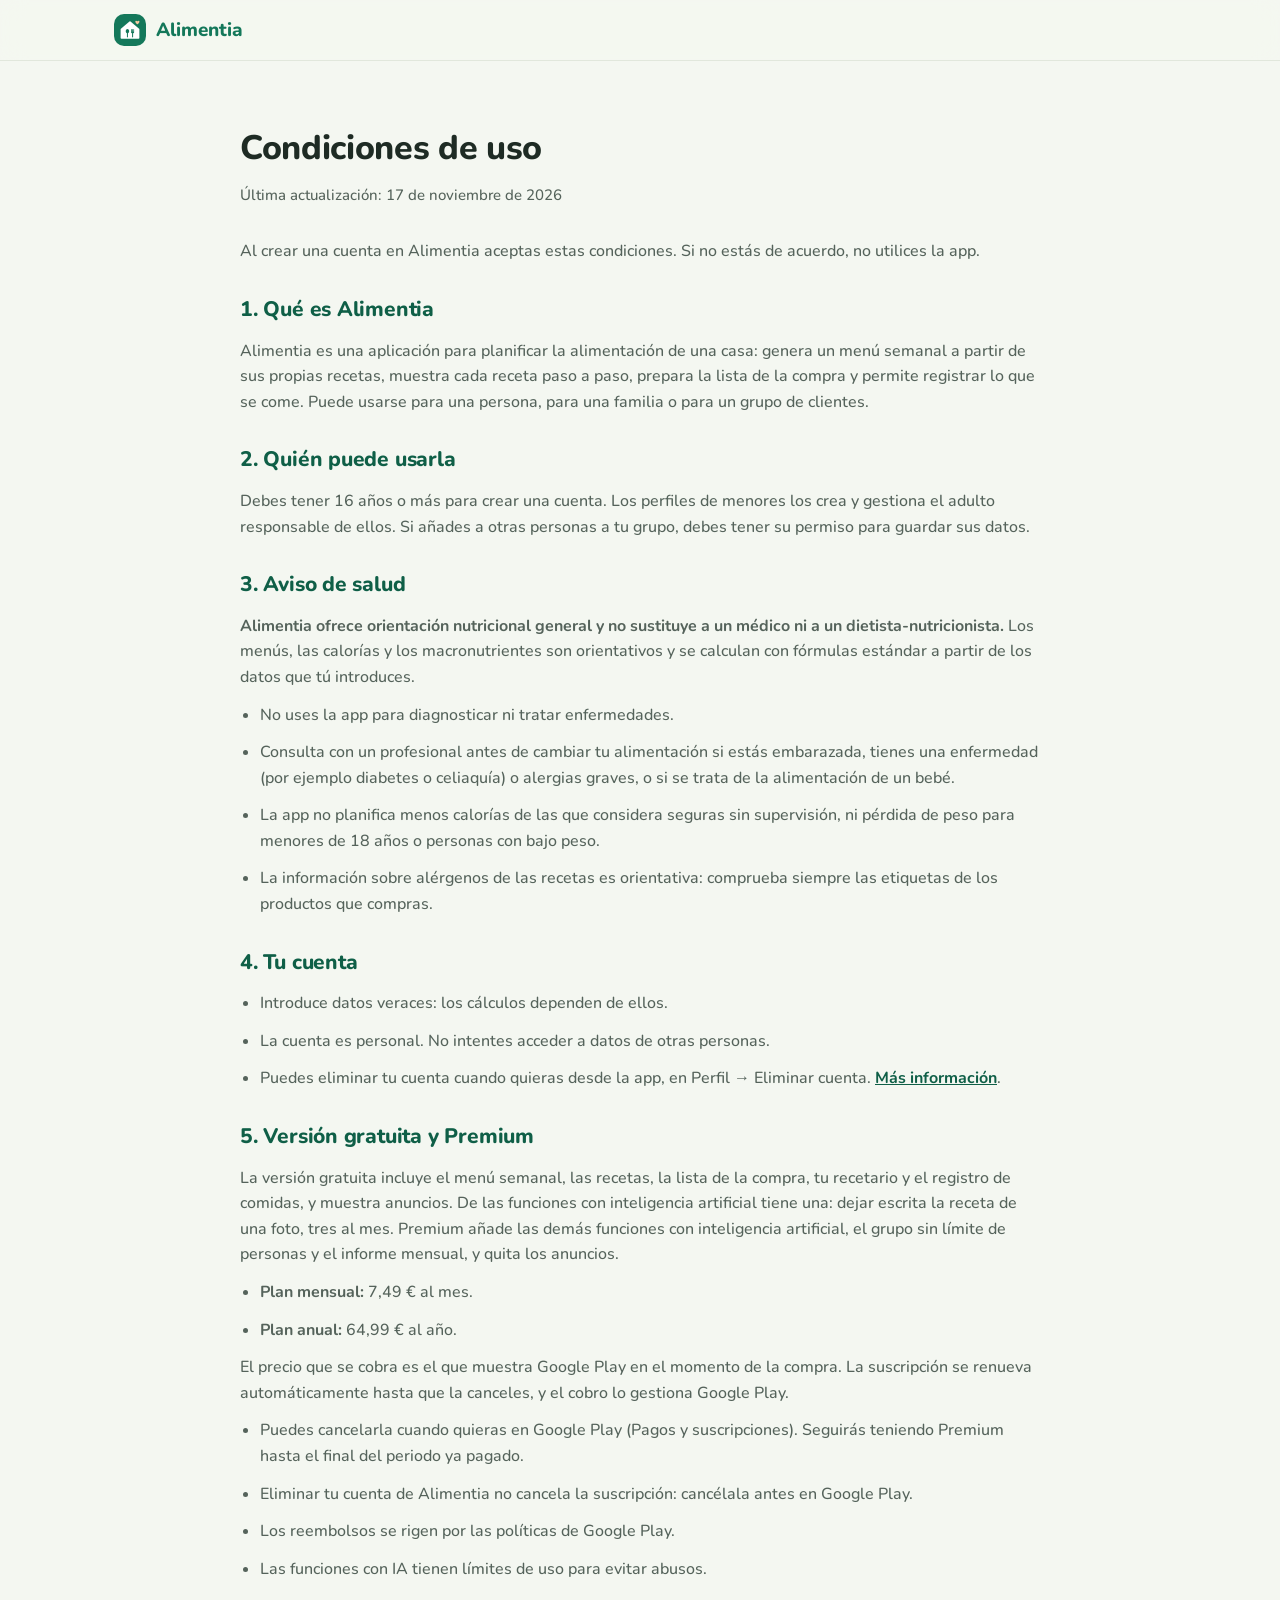
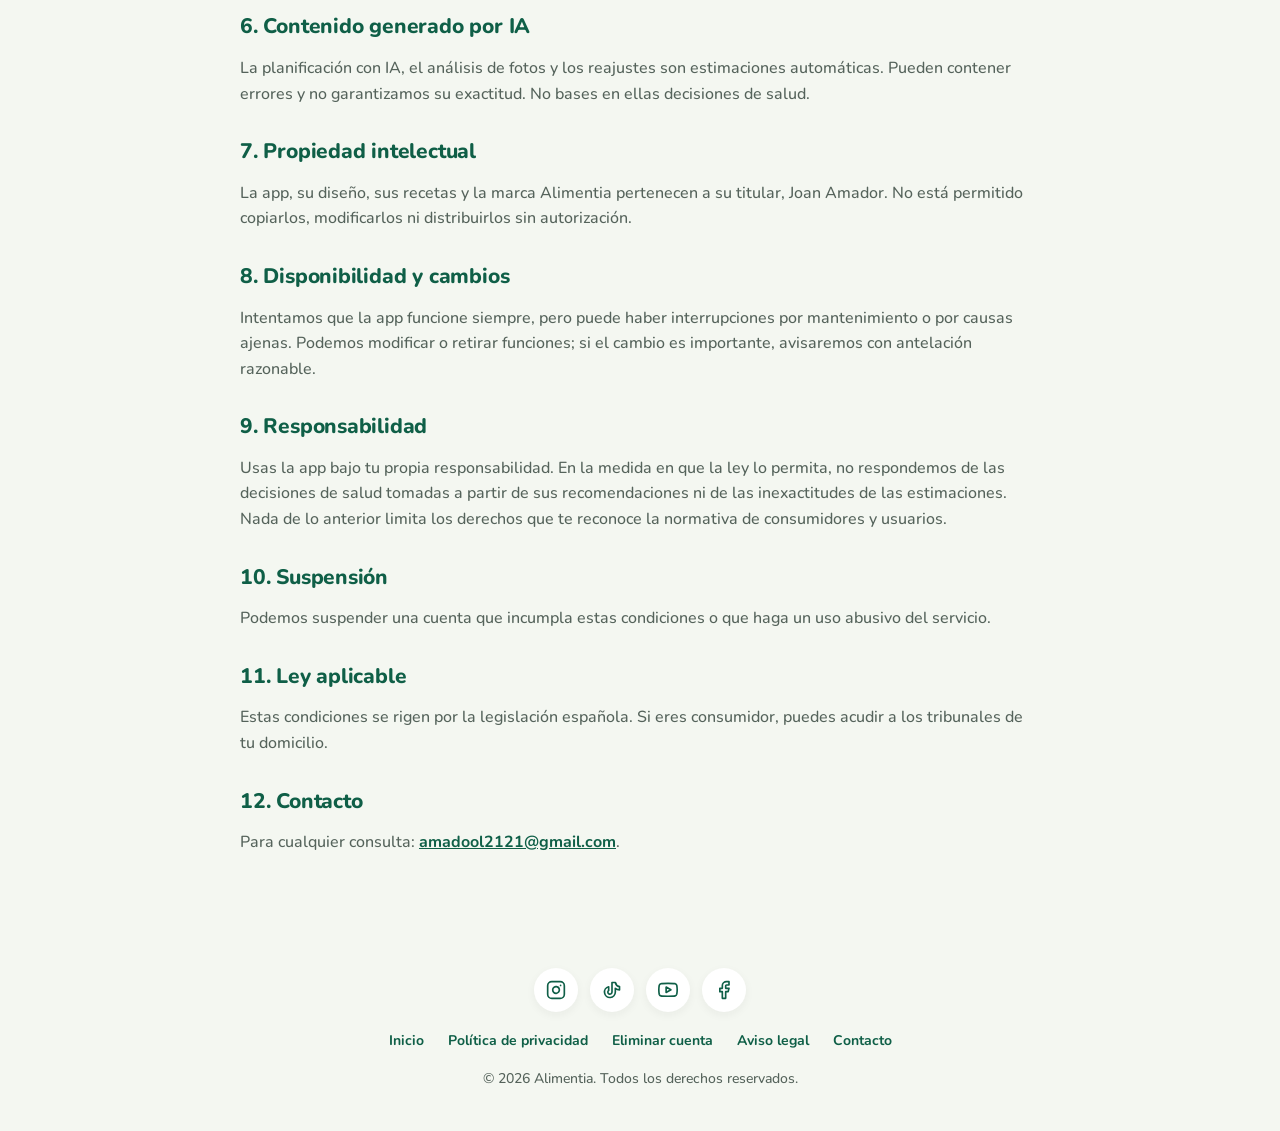
<file: condiciones.html>
<!DOCTYPE html>
<html lang="es">
<head>
  <meta charset="UTF-8">
  <meta name="viewport" content="width=device-width, initial-scale=1.0">
  <title>Condiciones de uso · Alimentia</title>
  <meta name="description" content="Condiciones de uso de la aplicación Alimentia: qué ofrece, aviso de salud, suscripción Premium y cuenta.">
  <link rel="canonical" href="https://alimentia.es/condiciones.html">
  <link rel="stylesheet" href="css/style.css">
  <link rel="icon" href="img/icon.png">
</head>
<body>

  <nav>
    <div class="container">
      <a href="/" class="nav-logo">
        <img src="img/icon.png" alt="" width="32" height="32">
        <span>Alimentia</span>
      </a>
    </div>
  </nav>

  <main class="container">
    <div class="legal">
      <h1>Condiciones de uso</h1>
      <p class="date">Última actualización: 17 de noviembre de 2026</p>

      <p>Al crear una cuenta en Alimentia aceptas estas condiciones. Si no estás de acuerdo, no utilices la app.</p>

      <h2>1. Qué es Alimentia</h2>
      <p>Alimentia es una aplicación para planificar la alimentación de una casa: genera un menú semanal a partir de sus propias recetas, muestra cada receta paso a paso, prepara la lista de la compra y permite registrar lo que se come. Puede usarse para una persona, para una familia o para un grupo de clientes.</p>

      <h2>2. Quién puede usarla</h2>
      <p>Debes tener 16 años o más para crear una cuenta. Los perfiles de menores los crea y gestiona el adulto responsable de ellos. Si añades a otras personas a tu grupo, debes tener su permiso para guardar sus datos.</p>

      <h2>3. Aviso de salud</h2>
      <p><strong>Alimentia ofrece orientación nutricional general y no sustituye a un médico ni a un dietista-nutricionista.</strong> Los menús, las calorías y los macronutrientes son orientativos y se calculan con fórmulas estándar a partir de los datos que tú introduces.</p>
      <ul>
        <li>No uses la app para diagnosticar ni tratar enfermedades.</li>
        <li>Consulta con un profesional antes de cambiar tu alimentación si estás embarazada, tienes una enfermedad (por ejemplo diabetes o celiaquía) o alergias graves, o si se trata de la alimentación de un bebé.</li>
        <li>La app no planifica menos calorías de las que considera seguras sin supervisión, ni pérdida de peso para menores de 18 años o personas con bajo peso.</li>
        <li>La información sobre alérgenos de las recetas es orientativa: comprueba siempre las etiquetas de los productos que compras.</li>
      </ul>

      <h2>4. Tu cuenta</h2>
      <ul>
        <li>Introduce datos veraces: los cálculos dependen de ellos.</li>
        <li>La cuenta es personal. No intentes acceder a datos de otras personas.</li>
        <li>Puedes eliminar tu cuenta cuando quieras desde la app, en Perfil → Eliminar cuenta. <a href="eliminar-cuenta.html">Más información</a>.</li>
      </ul>

      <h2>5. Versión gratuita y Premium</h2>
      <p>La versión gratuita incluye el menú semanal, las recetas, la lista de la compra, tu recetario y el registro de comidas, y muestra anuncios. De las funciones con inteligencia artificial tiene una: dejar escrita la receta de una foto, tres al mes. Premium añade las demás funciones con inteligencia artificial, el grupo sin límite de personas y el informe mensual, y quita los anuncios.</p>
      <ul>
        <li><strong>Plan mensual:</strong> 7,49 € al mes.</li>
        <li><strong>Plan anual:</strong> 64,99 € al año.</li>
      </ul>
      <p>El precio que se cobra es el que muestra Google Play en el momento de la compra. La suscripción se renueva automáticamente hasta que la canceles, y el cobro lo gestiona Google Play.</p>
      <ul>
        <li>Puedes cancelarla cuando quieras en Google Play (Pagos y suscripciones). Seguirás teniendo Premium hasta el final del periodo ya pagado.</li>
        <li>Eliminar tu cuenta de Alimentia no cancela la suscripción: cancélala antes en Google Play.</li>
        <li>Los reembolsos se rigen por las políticas de Google Play.</li>
        <li>Las funciones con IA tienen límites de uso para evitar abusos.</li>
      </ul>

      <h2>6. Contenido generado por IA</h2>
      <p>La planificación con IA, el análisis de fotos y los reajustes son estimaciones automáticas. Pueden contener errores y no garantizamos su exactitud. No bases en ellas decisiones de salud.</p>

      <h2>7. Propiedad intelectual</h2>
      <p>La app, su diseño, sus recetas y la marca Alimentia pertenecen a su titular, Joan Amador. No está permitido copiarlos, modificarlos ni distribuirlos sin autorización.</p>

      <h2>8. Disponibilidad y cambios</h2>
      <p>Intentamos que la app funcione siempre, pero puede haber interrupciones por mantenimiento o por causas ajenas. Podemos modificar o retirar funciones; si el cambio es importante, avisaremos con antelación razonable.</p>

      <h2>9. Responsabilidad</h2>
      <p>Usas la app bajo tu propia responsabilidad. En la medida en que la ley lo permita, no respondemos de las decisiones de salud tomadas a partir de sus recomendaciones ni de las inexactitudes de las estimaciones. Nada de lo anterior limita los derechos que te reconoce la normativa de consumidores y usuarios.</p>

      <h2>10. Suspensión</h2>
      <p>Podemos suspender una cuenta que incumpla estas condiciones o que haga un uso abusivo del servicio.</p>

      <h2>11. Ley aplicable</h2>
      <p>Estas condiciones se rigen por la legislación española. Si eres consumidor, puedes acudir a los tribunales de tu domicilio.</p>

      <h2>12. Contacto</h2>
      <p>Para cualquier consulta: <a href="mailto:amadool2121@gmail.com">amadool2121@gmail.com</a>.</p>
    </div>
  </main>

  <footer>
    <div class="container">
      <div class="footer-social">
        <a href="https://www.instagram.com/alimentiaapp/" target="_blank" rel="noopener" aria-label="Alimentia en Instagram" title="Instagram"><svg viewBox="0 0 24 24" aria-hidden="true"><rect x="2" y="2" width="20" height="20" rx="5" ry="5"/><path d="M16 11.37A4 4 0 1 1 12.63 8 4 4 0 0 1 16 11.37z"/><line x1="17.5" y1="6.5" x2="17.51" y2="6.5"/></svg></a>
        <a href="https://www.tiktok.com/@alimentiaapp" target="_blank" rel="noopener" aria-label="Alimentia en TikTok" title="TikTok"><svg viewBox="0 0 24 24" aria-hidden="true"><path d="M21 7.917v4.034a9.948 9.948 0 0 1 -5 -1.951v4.5a6.5 6.5 0 1 1 -8 -6.326v4.326a2.5 2.5 0 1 0 4 2v-11.5h4.083a6.005 6.005 0 0 0 4.917 4.917z"/></svg></a>
        <a href="https://www.youtube.com/@alimentiaapp" target="_blank" rel="noopener" aria-label="Alimentia en YouTube" title="YouTube"><svg viewBox="0 0 24 24" aria-hidden="true"><path d="M22.54 6.42a2.78 2.78 0 0 0-1.94-2C18.88 4 12 4 12 4s-6.88 0-8.6.46a2.78 2.78 0 0 0-1.94 2A29 29 0 0 0 1 11.75a29 29 0 0 0 .46 5.33A2.78 2.78 0 0 0 3.4 19c1.72.46 8.6.46 8.6.46s6.88 0 8.6-.46a2.78 2.78 0 0 0 1.94-2 29 29 0 0 0 .46-5.25 29 29 0 0 0-.46-5.33z"/><polygon points="9.75 15.02 15.5 11.75 9.75 8.48 9.75 15.02"/></svg></a>
        <a href="https://www.facebook.com/people/Alimentia/61596910106424/" target="_blank" rel="noopener" aria-label="Alimentia en Facebook" title="Facebook"><svg viewBox="0 0 24 24" aria-hidden="true"><path d="M18 2h-3a5 5 0 0 0-5 5v3H7v4h3v8h4v-8h3l1-4h-4V7a1 1 0 0 1 1-1h3z"/></svg></a>
      </div>
      <div class="footer-links">
        <a href="/">Inicio</a>
        <a href="privacidad.html">Política de privacidad</a>
        <a href="eliminar-cuenta.html">Eliminar cuenta</a>
        <a href="aviso-legal.html">Aviso legal</a>
        <a href="mailto:amadool2121@gmail.com">Contacto</a>
      </div>
      <p>&copy; 2026 Alimentia. Todos los derechos reservados.</p>
    </div>
  </footer>

</body>
</html>
</file>
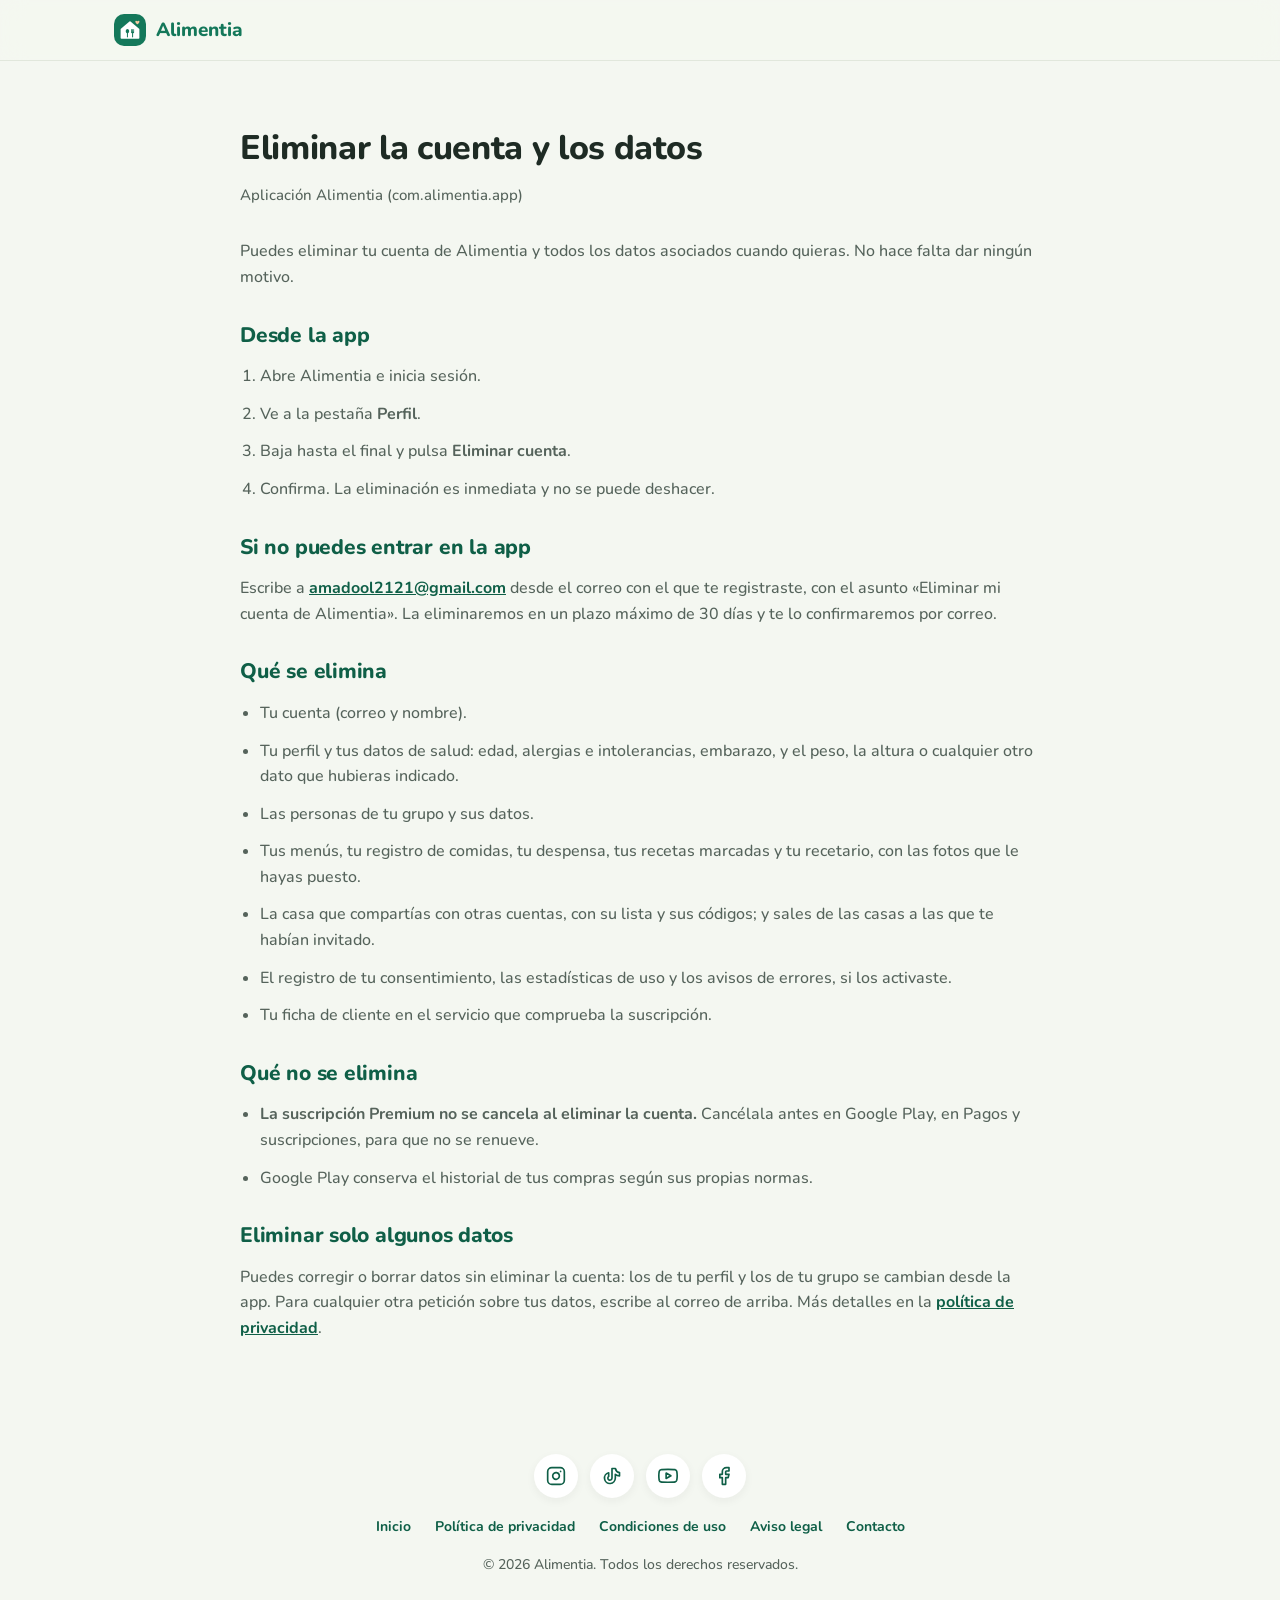
<file: eliminar-cuenta.html>
<!DOCTYPE html>
<html lang="es">
<head>
  <meta charset="UTF-8">
  <meta name="viewport" content="width=device-width, initial-scale=1.0">
  <title>Eliminar la cuenta y los datos · Alimentia</title>
  <meta name="description" content="Cómo eliminar tu cuenta de Alimentia y todos tus datos, desde la app o por correo.">
  <link rel="canonical" href="https://alimentia.es/eliminar-cuenta.html">
  <link rel="stylesheet" href="css/style.css">
  <link rel="icon" href="img/icon.png">
</head>
<body>

  <nav>
    <div class="container">
      <a href="/" class="nav-logo">
        <img src="img/icon.png" alt="" width="32" height="32">
        <span>Alimentia</span>
      </a>
    </div>
  </nav>

  <main class="container">
    <div class="legal">
      <h1>Eliminar la cuenta y los datos</h1>
      <p class="date">Aplicación Alimentia (com.alimentia.app)</p>

      <p>Puedes eliminar tu cuenta de Alimentia y todos los datos asociados cuando quieras. No hace falta dar ningún motivo.</p>

      <h2>Desde la app</h2>
      <ol>
        <li>Abre Alimentia e inicia sesión.</li>
        <li>Ve a la pestaña <strong>Perfil</strong>.</li>
        <li>Baja hasta el final y pulsa <strong>Eliminar cuenta</strong>.</li>
        <li>Confirma. La eliminación es inmediata y no se puede deshacer.</li>
      </ol>

      <h2>Si no puedes entrar en la app</h2>
      <p>Escribe a <a href="mailto:amadool2121@gmail.com?subject=Eliminar%20mi%20cuenta%20de%20Alimentia">amadool2121@gmail.com</a> desde el correo con el que te registraste, con el asunto «Eliminar mi cuenta de Alimentia». La eliminaremos en un plazo máximo de 30 días y te lo confirmaremos por correo.</p>

      <h2>Qué se elimina</h2>
      <ul>
        <li>Tu cuenta (correo y nombre).</li>
        <li>Tu perfil y tus datos de salud: edad, alergias e intolerancias, embarazo, y el peso, la altura o cualquier otro dato que hubieras indicado.</li>
        <li>Las personas de tu grupo y sus datos.</li>
        <li>Tus menús, tu registro de comidas, tu despensa, tus recetas marcadas y tu recetario, con las fotos que le hayas puesto.</li>
        <li>La casa que compartías con otras cuentas, con su lista y sus códigos; y sales de las casas a las que te habían invitado.</li>
        <li>El registro de tu consentimiento, las estadísticas de uso y los avisos de errores, si los activaste.</li>
        <li>Tu ficha de cliente en el servicio que comprueba la suscripción.</li>
      </ul>

      <h2>Qué no se elimina</h2>
      <ul>
        <li><strong>La suscripción Premium no se cancela al eliminar la cuenta.</strong> Cancélala antes en Google Play, en Pagos y suscripciones, para que no se renueve.</li>
        <li>Google Play conserva el historial de tus compras según sus propias normas.</li>
      </ul>

      <h2>Eliminar solo algunos datos</h2>
      <p>Puedes corregir o borrar datos sin eliminar la cuenta: los de tu perfil y los de tu grupo se cambian desde la app. Para cualquier otra petición sobre tus datos, escribe al correo de arriba. Más detalles en la <a href="privacidad.html">política de privacidad</a>.</p>
    </div>
  </main>

  <footer>
    <div class="container">
      <div class="footer-social">
        <a href="https://www.instagram.com/alimentiaapp/" target="_blank" rel="noopener" aria-label="Alimentia en Instagram" title="Instagram"><svg viewBox="0 0 24 24" aria-hidden="true"><rect x="2" y="2" width="20" height="20" rx="5" ry="5"/><path d="M16 11.37A4 4 0 1 1 12.63 8 4 4 0 0 1 16 11.37z"/><line x1="17.5" y1="6.5" x2="17.51" y2="6.5"/></svg></a>
        <a href="https://www.tiktok.com/@alimentiaapp" target="_blank" rel="noopener" aria-label="Alimentia en TikTok" title="TikTok"><svg viewBox="0 0 24 24" aria-hidden="true"><path d="M21 7.917v4.034a9.948 9.948 0 0 1 -5 -1.951v4.5a6.5 6.5 0 1 1 -8 -6.326v4.326a2.5 2.5 0 1 0 4 2v-11.5h4.083a6.005 6.005 0 0 0 4.917 4.917z"/></svg></a>
        <a href="https://www.youtube.com/@alimentiaapp" target="_blank" rel="noopener" aria-label="Alimentia en YouTube" title="YouTube"><svg viewBox="0 0 24 24" aria-hidden="true"><path d="M22.54 6.42a2.78 2.78 0 0 0-1.94-2C18.88 4 12 4 12 4s-6.88 0-8.6.46a2.78 2.78 0 0 0-1.94 2A29 29 0 0 0 1 11.75a29 29 0 0 0 .46 5.33A2.78 2.78 0 0 0 3.4 19c1.72.46 8.6.46 8.6.46s6.88 0 8.6-.46a2.78 2.78 0 0 0 1.94-2 29 29 0 0 0 .46-5.25 29 29 0 0 0-.46-5.33z"/><polygon points="9.75 15.02 15.5 11.75 9.75 8.48 9.75 15.02"/></svg></a>
        <a href="https://www.facebook.com/people/Alimentia/61596910106424/" target="_blank" rel="noopener" aria-label="Alimentia en Facebook" title="Facebook"><svg viewBox="0 0 24 24" aria-hidden="true"><path d="M18 2h-3a5 5 0 0 0-5 5v3H7v4h3v8h4v-8h3l1-4h-4V7a1 1 0 0 1 1-1h3z"/></svg></a>
      </div>
      <div class="footer-links">
        <a href="/">Inicio</a>
        <a href="privacidad.html">Política de privacidad</a>
        <a href="condiciones.html">Condiciones de uso</a>
        <a href="aviso-legal.html">Aviso legal</a>
        <a href="mailto:amadool2121@gmail.com">Contacto</a>
      </div>
      <p>&copy; 2026 Alimentia. Todos los derechos reservados.</p>
    </div>
  </footer>

</body>
</html>
</file>
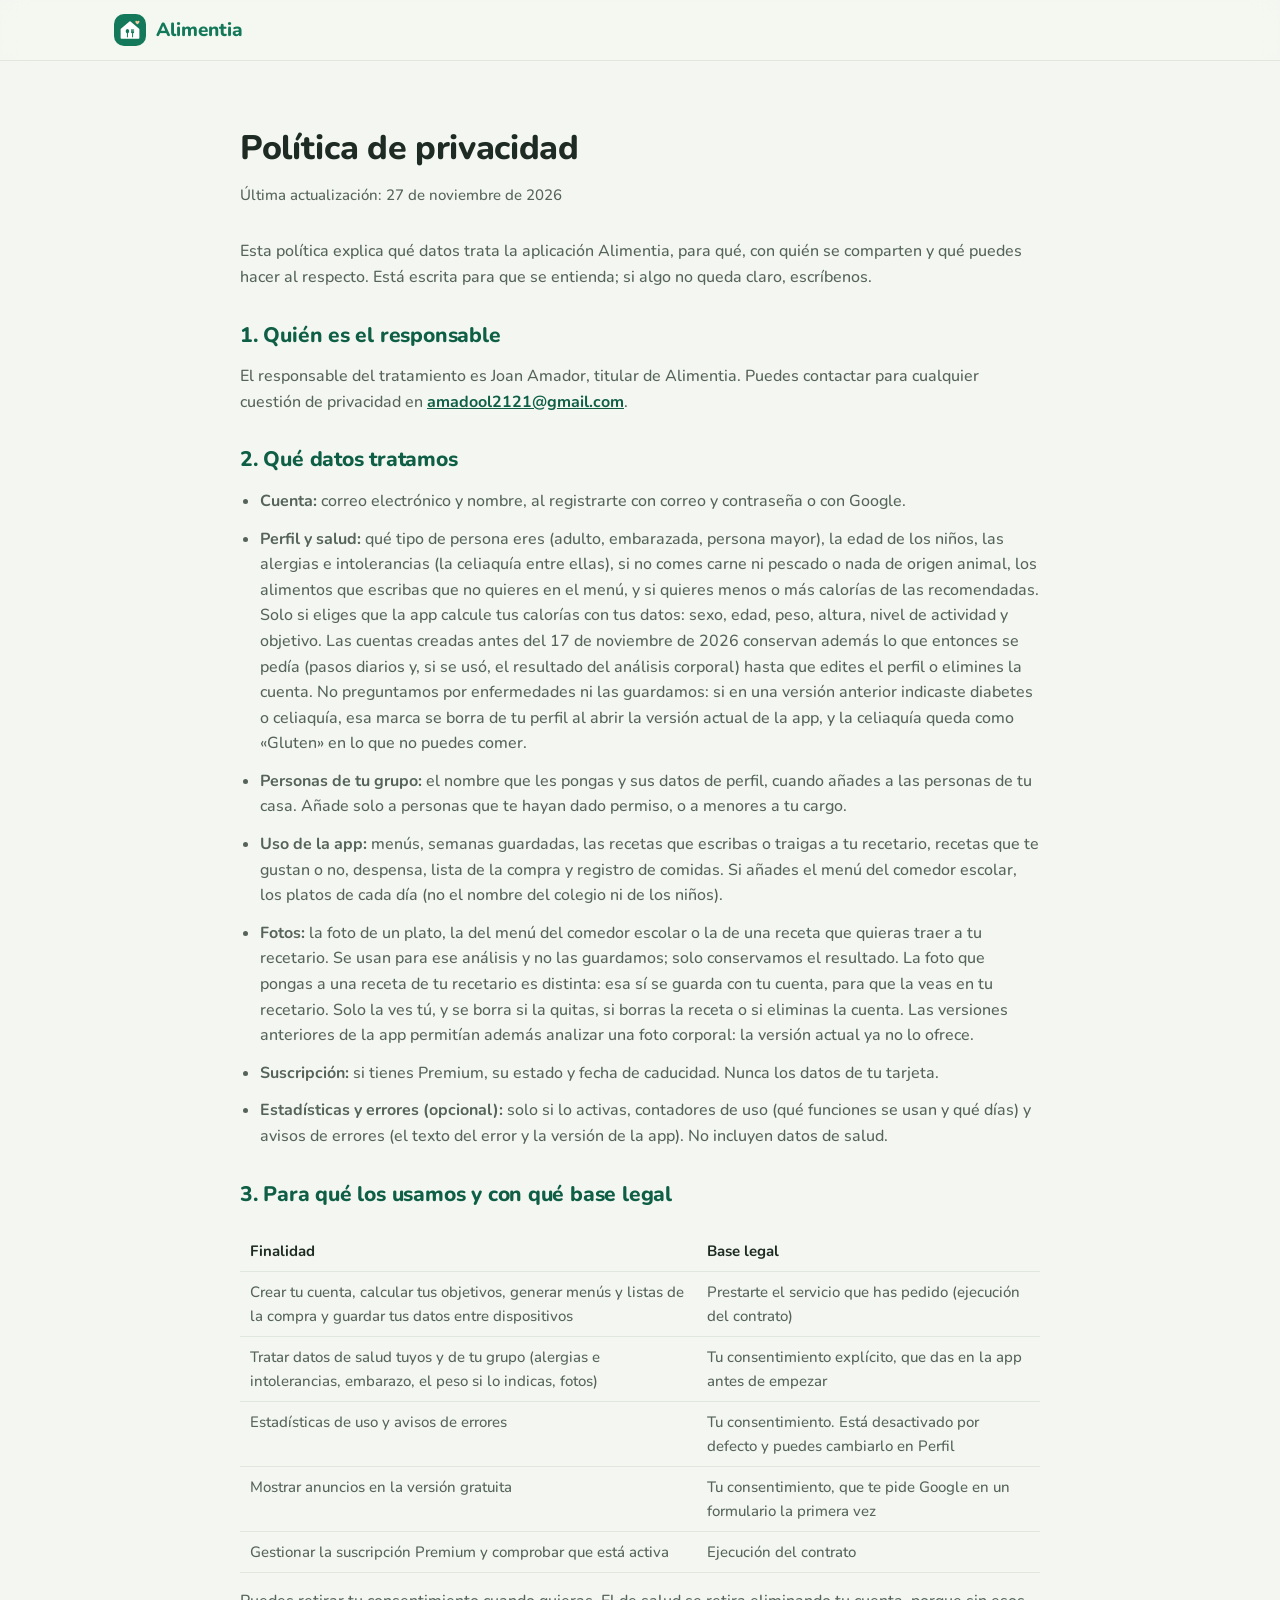
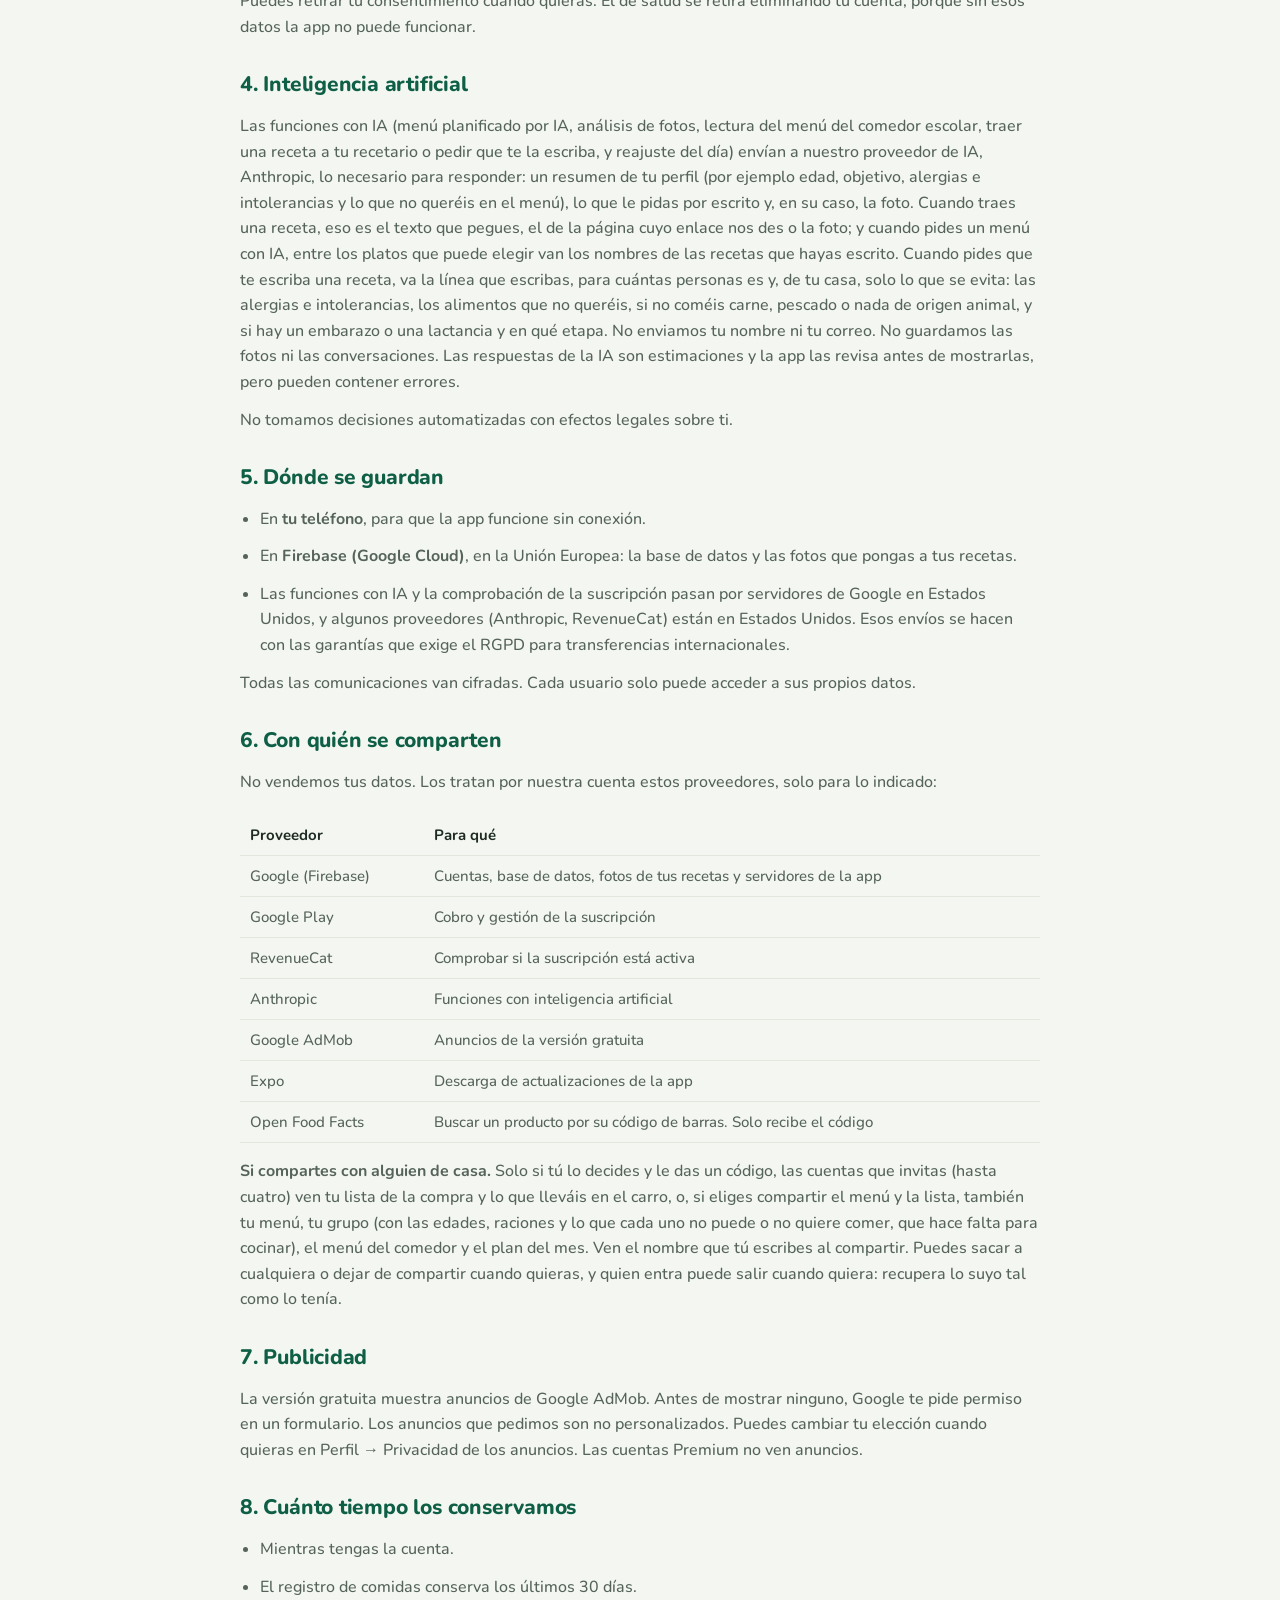
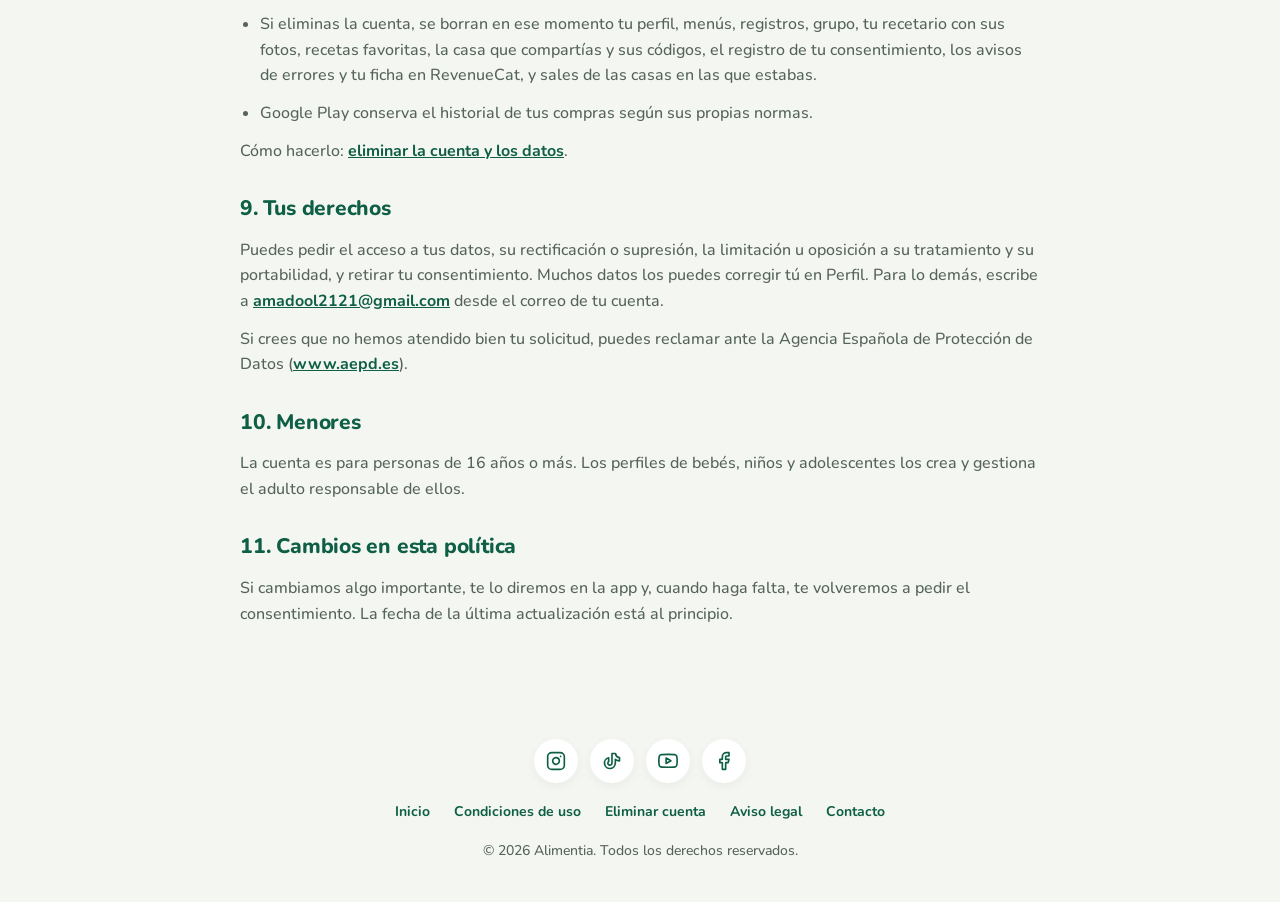
<file: privacidad.html>
<!DOCTYPE html>
<html lang="es">
<head>
  <meta charset="UTF-8">
  <meta name="viewport" content="width=device-width, initial-scale=1.0">
  <title>Política de privacidad · Alimentia</title>
  <meta name="description" content="Qué datos trata Alimentia, para qué, con quién los comparte y cómo ejercer tus derechos.">
  <link rel="canonical" href="https://alimentia.es/privacidad.html">
  <link rel="stylesheet" href="css/style.css">
  <link rel="icon" href="img/icon.png">
</head>
<body>

  <nav>
    <div class="container">
      <a href="/" class="nav-logo">
        <img src="img/icon.png" alt="" width="32" height="32">
        <span>Alimentia</span>
      </a>
    </div>
  </nav>

  <main class="container">
    <div class="legal">
      <h1>Política de privacidad</h1>
      <p class="date">Última actualización: 27 de noviembre de 2026</p>

      <p>Esta política explica qué datos trata la aplicación Alimentia, para qué, con quién se comparten y qué puedes hacer al respecto. Está escrita para que se entienda; si algo no queda claro, escríbenos.</p>

      <h2>1. Quién es el responsable</h2>
      <p>El responsable del tratamiento es Joan Amador, titular de Alimentia. Puedes contactar para cualquier cuestión de privacidad en <a href="mailto:amadool2121@gmail.com">amadool2121@gmail.com</a>.</p>

      <h2>2. Qué datos tratamos</h2>
      <ul>
        <li><strong>Cuenta:</strong> correo electrónico y nombre, al registrarte con correo y contraseña o con Google.</li>
        <li><strong>Perfil y salud:</strong> qué tipo de persona eres (adulto, embarazada, persona mayor), la edad de los niños, las alergias e intolerancias (la celiaquía entre ellas), si no comes carne ni pescado o nada de origen animal, los alimentos que escribas que no quieres en el menú, y si quieres menos o más calorías de las recomendadas. Solo si eliges que la app calcule tus calorías con tus datos: sexo, edad, peso, altura, nivel de actividad y objetivo. Las cuentas creadas antes del 17 de noviembre de 2026 conservan además lo que entonces se pedía (pasos diarios y, si se usó, el resultado del análisis corporal) hasta que edites el perfil o elimines la cuenta. No preguntamos por enfermedades ni las guardamos: si en una versión anterior indicaste diabetes o celiaquía, esa marca se borra de tu perfil al abrir la versión actual de la app, y la celiaquía queda como «Gluten» en lo que no puedes comer.</li>
        <li><strong>Personas de tu grupo:</strong> el nombre que les pongas y sus datos de perfil, cuando añades a las personas de tu casa. Añade solo a personas que te hayan dado permiso, o a menores a tu cargo.</li>
        <li><strong>Uso de la app:</strong> menús, semanas guardadas, las recetas que escribas o traigas a tu recetario, recetas que te gustan o no, despensa, lista de la compra y registro de comidas. Si añades el menú del comedor escolar, los platos de cada día (no el nombre del colegio ni de los niños).</li>
        <li><strong>Fotos:</strong> la foto de un plato, la del menú del comedor escolar o la de una receta que quieras traer a tu recetario. Se usan para ese análisis y no las guardamos; solo conservamos el resultado. La foto que pongas a una receta de tu recetario es distinta: esa sí se guarda con tu cuenta, para que la veas en tu recetario. Solo la ves tú, y se borra si la quitas, si borras la receta o si eliminas la cuenta. Las versiones anteriores de la app permitían además analizar una foto corporal: la versión actual ya no lo ofrece.</li>
        <li><strong>Suscripción:</strong> si tienes Premium, su estado y fecha de caducidad. Nunca los datos de tu tarjeta.</li>
        <li><strong>Estadísticas y errores (opcional):</strong> solo si lo activas, contadores de uso (qué funciones se usan y qué días) y avisos de errores (el texto del error y la versión de la app). No incluyen datos de salud.</li>
      </ul>

      <h2>3. Para qué los usamos y con qué base legal</h2>
      <div class="table-wrap">
      <table>
        <tr><th>Finalidad</th><th>Base legal</th></tr>
        <tr><td>Crear tu cuenta, calcular tus objetivos, generar menús y listas de la compra y guardar tus datos entre dispositivos</td><td>Prestarte el servicio que has pedido (ejecución del contrato)</td></tr>
        <tr><td>Tratar datos de salud tuyos y de tu grupo (alergias e intolerancias, embarazo, el peso si lo indicas, fotos)</td><td>Tu consentimiento explícito, que das en la app antes de empezar</td></tr>
        <tr><td>Estadísticas de uso y avisos de errores</td><td>Tu consentimiento. Está desactivado por defecto y puedes cambiarlo en Perfil</td></tr>
        <tr><td>Mostrar anuncios en la versión gratuita</td><td>Tu consentimiento, que te pide Google en un formulario la primera vez</td></tr>
        <tr><td>Gestionar la suscripción Premium y comprobar que está activa</td><td>Ejecución del contrato</td></tr>
      </table>
      </div>
      <p>Puedes retirar tu consentimiento cuando quieras. El de salud se retira eliminando tu cuenta, porque sin esos datos la app no puede funcionar.</p>

      <h2>4. Inteligencia artificial</h2>
      <p>Las funciones con IA (menú planificado por IA, análisis de fotos, lectura del menú del comedor escolar, traer una receta a tu recetario o pedir que te la escriba, y reajuste del día) envían a nuestro proveedor de IA, Anthropic, lo necesario para responder: un resumen de tu perfil (por ejemplo edad, objetivo, alergias e intolerancias y lo que no queréis en el menú), lo que le pidas por escrito y, en su caso, la foto. Cuando traes una receta, eso es el texto que pegues, el de la página cuyo enlace nos des o la foto; y cuando pides un menú con IA, entre los platos que puede elegir van los nombres de las recetas que hayas escrito. Cuando pides que te escriba una receta, va la línea que escribas, para cuántas personas es y, de tu casa, solo lo que se evita: las alergias e intolerancias, los alimentos que no queréis, si no coméis carne, pescado o nada de origen animal, y si hay un embarazo o una lactancia y en qué etapa. No enviamos tu nombre ni tu correo. No guardamos las fotos ni las conversaciones. Las respuestas de la IA son estimaciones y la app las revisa antes de mostrarlas, pero pueden contener errores.</p>
      <p>No tomamos decisiones automatizadas con efectos legales sobre ti.</p>

      <h2>5. Dónde se guardan</h2>
      <ul>
        <li>En <strong>tu teléfono</strong>, para que la app funcione sin conexión.</li>
        <li>En <strong>Firebase (Google Cloud)</strong>, en la Unión Europea: la base de datos y las fotos que pongas a tus recetas.</li>
        <li>Las funciones con IA y la comprobación de la suscripción pasan por servidores de Google en Estados Unidos, y algunos proveedores (Anthropic, RevenueCat) están en Estados Unidos. Esos envíos se hacen con las garantías que exige el RGPD para transferencias internacionales.</li>
      </ul>
      <p>Todas las comunicaciones van cifradas. Cada usuario solo puede acceder a sus propios datos.</p>

      <h2>6. Con quién se comparten</h2>
      <p>No vendemos tus datos. Los tratan por nuestra cuenta estos proveedores, solo para lo indicado:</p>
      <div class="table-wrap">
      <table>
        <tr><th>Proveedor</th><th>Para qué</th></tr>
        <tr><td>Google (Firebase)</td><td>Cuentas, base de datos, fotos de tus recetas y servidores de la app</td></tr>
        <tr><td>Google Play</td><td>Cobro y gestión de la suscripción</td></tr>
        <tr><td>RevenueCat</td><td>Comprobar si la suscripción está activa</td></tr>
        <tr><td>Anthropic</td><td>Funciones con inteligencia artificial</td></tr>
        <tr><td>Google AdMob</td><td>Anuncios de la versión gratuita</td></tr>
        <tr><td>Expo</td><td>Descarga de actualizaciones de la app</td></tr>
        <tr><td>Open Food Facts</td><td>Buscar un producto por su código de barras. Solo recibe el código</td></tr>
      </table>
      </div>
      <p><strong>Si compartes con alguien de casa.</strong> Solo si tú lo decides y le das un código, las cuentas que invitas (hasta cuatro) ven tu lista de la compra y lo que lleváis en el carro, o, si eliges compartir el menú y la lista, también tu menú, tu grupo (con las edades, raciones y lo que cada uno no puede o no quiere comer, que hace falta para cocinar), el menú del comedor y el plan del mes. Ven el nombre que tú escribes al compartir. Puedes sacar a cualquiera o dejar de compartir cuando quieras, y quien entra puede salir cuando quiera: recupera lo suyo tal como lo tenía.</p>

      <h2>7. Publicidad</h2>
      <p>La versión gratuita muestra anuncios de Google AdMob. Antes de mostrar ninguno, Google te pide permiso en un formulario. Los anuncios que pedimos son no personalizados. Puedes cambiar tu elección cuando quieras en Perfil → Privacidad de los anuncios. Las cuentas Premium no ven anuncios.</p>

      <h2>8. Cuánto tiempo los conservamos</h2>
      <ul>
        <li>Mientras tengas la cuenta.</li>
        <li>El registro de comidas conserva los últimos 30 días.</li>
        <li>Si eliminas la cuenta, se borran en ese momento tu perfil, menús, registros, grupo, tu recetario con sus fotos, recetas favoritas, la casa que compartías y sus códigos, el registro de tu consentimiento, los avisos de errores y tu ficha en RevenueCat, y sales de las casas en las que estabas.</li>
        <li>Google Play conserva el historial de tus compras según sus propias normas.</li>
      </ul>
      <p>Cómo hacerlo: <a href="eliminar-cuenta.html">eliminar la cuenta y los datos</a>.</p>

      <h2>9. Tus derechos</h2>
      <p>Puedes pedir el acceso a tus datos, su rectificación o supresión, la limitación u oposición a su tratamiento y su portabilidad, y retirar tu consentimiento. Muchos datos los puedes corregir tú en Perfil. Para lo demás, escribe a <a href="mailto:amadool2121@gmail.com">amadool2121@gmail.com</a> desde el correo de tu cuenta.</p>
      <p>Si crees que no hemos atendido bien tu solicitud, puedes reclamar ante la Agencia Española de Protección de Datos (<a href="https://www.aepd.es" rel="noopener">www.aepd.es</a>).</p>

      <h2>10. Menores</h2>
      <p>La cuenta es para personas de 16 años o más. Los perfiles de bebés, niños y adolescentes los crea y gestiona el adulto responsable de ellos.</p>

      <h2>11. Cambios en esta política</h2>
      <p>Si cambiamos algo importante, te lo diremos en la app y, cuando haga falta, te volveremos a pedir el consentimiento. La fecha de la última actualización está al principio.</p>
    </div>
  </main>

  <footer>
    <div class="container">
      <div class="footer-social">
        <a href="https://www.instagram.com/alimentiaapp/" target="_blank" rel="noopener" aria-label="Alimentia en Instagram" title="Instagram"><svg viewBox="0 0 24 24" aria-hidden="true"><rect x="2" y="2" width="20" height="20" rx="5" ry="5"/><path d="M16 11.37A4 4 0 1 1 12.63 8 4 4 0 0 1 16 11.37z"/><line x1="17.5" y1="6.5" x2="17.51" y2="6.5"/></svg></a>
        <a href="https://www.tiktok.com/@alimentiaapp" target="_blank" rel="noopener" aria-label="Alimentia en TikTok" title="TikTok"><svg viewBox="0 0 24 24" aria-hidden="true"><path d="M21 7.917v4.034a9.948 9.948 0 0 1 -5 -1.951v4.5a6.5 6.5 0 1 1 -8 -6.326v4.326a2.5 2.5 0 1 0 4 2v-11.5h4.083a6.005 6.005 0 0 0 4.917 4.917z"/></svg></a>
        <a href="https://www.youtube.com/@alimentiaapp" target="_blank" rel="noopener" aria-label="Alimentia en YouTube" title="YouTube"><svg viewBox="0 0 24 24" aria-hidden="true"><path d="M22.54 6.42a2.78 2.78 0 0 0-1.94-2C18.88 4 12 4 12 4s-6.88 0-8.6.46a2.78 2.78 0 0 0-1.94 2A29 29 0 0 0 1 11.75a29 29 0 0 0 .46 5.33A2.78 2.78 0 0 0 3.4 19c1.72.46 8.6.46 8.6.46s6.88 0 8.6-.46a2.78 2.78 0 0 0 1.94-2 29 29 0 0 0 .46-5.25 29 29 0 0 0-.46-5.33z"/><polygon points="9.75 15.02 15.5 11.75 9.75 8.48 9.75 15.02"/></svg></a>
        <a href="https://www.facebook.com/people/Alimentia/61596910106424/" target="_blank" rel="noopener" aria-label="Alimentia en Facebook" title="Facebook"><svg viewBox="0 0 24 24" aria-hidden="true"><path d="M18 2h-3a5 5 0 0 0-5 5v3H7v4h3v8h4v-8h3l1-4h-4V7a1 1 0 0 1 1-1h3z"/></svg></a>
      </div>
      <div class="footer-links">
        <a href="/">Inicio</a>
        <a href="condiciones.html">Condiciones de uso</a>
        <a href="eliminar-cuenta.html">Eliminar cuenta</a>
        <a href="aviso-legal.html">Aviso legal</a>
        <a href="mailto:amadool2121@gmail.com">Contacto</a>
      </div>
      <p>&copy; 2026 Alimentia. Todos los derechos reservados.</p>
    </div>
  </footer>

</body>
</html>
</file>
<file: css/style.css>
/* Alimentia: the website wears the look of the app.
   A very light green ground with white cards, the deep green of the brand, ONE warm colour beside it,
   dark-green ink instead of black, and Nunito. Cards have no coloured border and their shadows are wide and faint. */
@import url('https://fonts.googleapis.com/css2?family=Nunito:wght@500;600;700;800&display=swap');

:root {
  --primary: #14785A;
  --primary-dark: #0F5F47;
  --primary-light: #E3F4EC;
  --accent: #B5561C;
  --accent-light: #FDEBDD;
  --text: #1E2B24;
  --text-muted: #55635B;
  --bg: #F4F7F1;
  --surface: #FFFFFF;
  --surface-alt: #EDF1E9;
  --border: #E1E7DC;
  --danger: #E24B4A;
  --shadow-sm: 0 3px 10px rgba(30, 43, 36, 0.05);
  --shadow-md: 0 6px 16px rgba(30, 43, 36, 0.07);
  --shadow-lg: 0 8px 22px rgba(30, 43, 36, 0.10);
  --radius-md: 14px;
  --radius-lg: 18px;
  --radius-xl: 24px;
}

* { margin: 0; padding: 0; box-sizing: border-box; }

html { scroll-behavior: smooth; }

body {
  font-family: 'Nunito', -apple-system, BlinkMacSystemFont, 'Segoe UI', sans-serif;
  font-weight: 500;
  color: var(--text);
  background: var(--bg);
  line-height: 1.6;
}

h1, h2 { font-weight: 800; letter-spacing: -0.01em; }
h3 { font-weight: 700; }

.container { max-width: 1100px; margin: 0 auto; padding: 0 24px; }

/* NAV */
nav {
  background: rgba(244, 247, 241, 0.88);
  backdrop-filter: saturate(160%) blur(12px);
  -webkit-backdrop-filter: saturate(160%) blur(12px);
  border-bottom: 1px solid var(--border);
  padding: 14px 0;
  position: sticky;
  top: 0;
  z-index: 100;
}
nav .container { display: flex; align-items: center; justify-content: space-between; }
.nav-logo { display: flex; align-items: center; gap: 10px; text-decoration: none; }
.nav-logo img { width: 32px; height: 32px; border-radius: 10px; }
.nav-logo span { font-weight: 800; font-size: 19px; color: var(--primary); }
.nav-links { display: flex; gap: 30px; align-items: center; }
.nav-links a:not(.btn) {
  text-decoration: none;
  color: var(--text);
  font-size: 15px;
  font-weight: 700;
  transition: color 0.2s;
}
.nav-links a:not(.btn):hover { color: var(--primary); }
.nav-links .btn { padding: 9px 18px; font-size: 14px; }

/* HERO */
.hero { padding: 76px 0 56px; text-align: center; }
.hero h1 { font-size: 52px; line-height: 1.12; margin-bottom: 18px; color: var(--text); }
.hero h1 span { color: var(--primary); }
.hero p { font-size: 19px; color: var(--text-muted); max-width: 580px; margin: 0 auto 32px; }
.hero-buttons { display: flex; gap: 12px; justify-content: center; flex-wrap: wrap; }

/* BUTTONS */
.btn {
  display: inline-flex;
  align-items: center;
  gap: 8px;
  padding: 14px 28px;
  border-radius: var(--radius-lg);
  font-family: inherit;
  font-weight: 800;
  font-size: 16px;
  text-decoration: none;
  transition: background 0.2s, transform 0.2s, box-shadow 0.2s;
  border: none;
  cursor: pointer;
}
.btn-primary { background: var(--primary); color: white; box-shadow: var(--shadow-sm); }
.btn-primary:hover { background: var(--primary-dark); transform: translateY(-1px); box-shadow: var(--shadow-md); }
.btn-secondary { background: var(--surface); color: var(--primary-dark); box-shadow: var(--shadow-sm); }
.btn-secondary:hover { transform: translateY(-1px); box-shadow: var(--shadow-md); }

/* HERO TRUST */
.hero-trust {
  margin-top: 22px;
  color: var(--text-muted);
  font-size: 14px;
  font-weight: 600;
  display: flex;
  justify-content: center;
  align-items: center;
  gap: 12px;
  flex-wrap: wrap;
}
.hero-trust span:first-child { color: var(--accent); font-weight: 800; }

/* FEATURES */
.features { padding: 60px 0; }
.features h2 { text-align: center; font-size: 34px; margin-bottom: 12px; }
.features .subtitle { text-align: center; color: var(--text-muted); margin-bottom: 44px; font-size: 17px; }
.features-grid { display: grid; grid-template-columns: repeat(3, 1fr); gap: 20px; }
.feature-card {
  background: var(--surface);
  border-radius: var(--radius-xl);
  padding: 26px;
  box-shadow: var(--shadow-sm);
  transition: transform 0.2s, box-shadow 0.2s;
}
.feature-card:hover { transform: translateY(-2px); box-shadow: var(--shadow-md); }
/* The mark of each card: a soft tile with a line drawing, taking turns between the two colours of the app */
.feature-icon {
  width: 48px;
  height: 48px;
  border-radius: var(--radius-md);
  background: var(--primary-light);
  color: var(--primary);
  display: flex;
  align-items: center;
  justify-content: center;
  margin-bottom: 16px;
}
.feature-icon svg { width: 24px; height: 24px; fill: none; stroke: currentColor; stroke-width: 2; stroke-linecap: round; stroke-linejoin: round; }
.feature-card:nth-child(even) .feature-icon { background: var(--accent-light); color: var(--accent); }
.feature-card h3 { font-size: 19px; margin-bottom: 8px; }
.feature-card p { font-size: 15px; color: var(--text-muted); line-height: 1.55; }
.premium-tag { display: inline-block; margin-left: 6px; padding: 2px 9px; border-radius: 999px; background: var(--primary-light); color: var(--primary-dark); font-size: 12px; font-weight: 800; vertical-align: middle; }
/* What Premium adds to a part of the app, said at the foot of its card */
.feature-card p + p { margin-top: 12px; }
.feature-card .plus { font-size: 14px; }
.plus .premium-tag { margin-left: 0; margin-right: 4px; }

/* FAMILY (and the recipe book, which is laid out the same way) */
.family { padding: 60px 0; background: var(--surface); }
.family h2 { text-align: center; font-size: 34px; margin-bottom: 12px; }
.family .subtitle { text-align: center; color: var(--text-muted); margin-bottom: 40px; font-size: 17px; }
.family-grid { display: grid; grid-template-columns: repeat(2, 1fr); gap: 20px; max-width: 880px; margin: 0 auto 40px; }
.family-card { background: var(--bg); border-radius: var(--radius-xl); padding: 28px; }
.family-card h3 { font-size: 19px; margin-bottom: 12px; color: var(--primary-dark); }
.family-card ul { list-style: none; }
.family-card li { position: relative; padding: 6px 0 6px 24px; font-size: 15px; color: var(--text-muted); line-height: 1.5; }
.family-card li::before { content: "\2713"; position: absolute; left: 0; color: var(--primary); font-weight: 800; }
.family-grid:last-child { margin-bottom: 0; }
/* Two sections of this kind in a row: the second one sits on the ground of the page */
.family.plain { background: transparent; }
.family.plain .family-card { background: var(--surface); box-shadow: var(--shadow-sm); }

/* WHO EATS AT HOME */
.targets-row { display: flex; justify-content: center; gap: 12px; flex-wrap: wrap; }
.target-pill {
  background: var(--surface);
  border-radius: 999px;
  padding: 8px 18px 8px 8px;
  font-size: 15px;
  font-weight: 700;
  display: flex;
  align-items: center;
  gap: 10px;
  box-shadow: var(--shadow-sm);
}
/* Each one of the house with its face in a round */
.target-pill span {
  width: 30px;
  height: 30px;
  border-radius: 50%;
  background: var(--primary-light);
  font-size: 17px;
  line-height: 1;
  display: inline-flex;
  align-items: center;
  justify-content: center;
}
.target-pill:nth-child(even) span { background: var(--accent-light); }

/* WHAT IT DOES NOT DO */
.social-proof { padding: 60px 0; background: var(--surface-alt); }
.social-proof h2 { text-align: center; font-size: 34px; margin-bottom: 40px; }
.notice { max-width: 880px; margin: 0 auto; background: var(--surface); border-radius: var(--radius-xl); padding: 26px 28px; box-shadow: var(--shadow-sm); }
.notice h3 { font-size: 18px; margin-bottom: 8px; }
.notice p { font-size: 15px; color: var(--text-muted); line-height: 1.6; }
.notice p + p { margin-top: 10px; }
.notice + .notice { margin-top: 16px; }

/* PRICING */
.pricing { padding: 60px 0; background: var(--surface); }
.pricing h2 { text-align: center; font-size: 34px; margin-bottom: 48px; }
.pricing-grid { display: grid; grid-template-columns: repeat(2, 1fr); gap: 20px; max-width: 720px; margin: 0 auto; }
.pricing-card { background: var(--bg); border-radius: var(--radius-xl); padding: 32px; text-align: center; }
.pricing-card.featured { background: var(--primary-light); position: relative; box-shadow: var(--shadow-md); }
.pricing-badge {
  position: absolute;
  top: -12px;
  left: 50%;
  transform: translateX(-50%);
  background: var(--primary);
  color: white;
  padding: 4px 16px;
  border-radius: 999px;
  font-size: 12px;
  font-weight: 800;
}
.pricing-card h3 { font-size: 21px; margin-bottom: 8px; }
.pricing-price { font-size: 38px; font-weight: 800; color: var(--primary); margin-bottom: 4px; }
.pricing-period { color: var(--text-muted); font-size: 15px; margin-bottom: 20px; }
.pricing-features { list-style: none; text-align: left; margin-bottom: 24px; }
.pricing-features li { position: relative; padding: 6px 0 6px 24px; font-size: 15px; color: var(--text-muted); }
.pricing-features li::before { content: "\2713"; position: absolute; left: 0; color: var(--primary); font-weight: 800; }
.pricing-note { max-width: 720px; margin: 24px auto 0; text-align: center; font-size: 14px; color: var(--text-muted); }

/* FAQ */
.faq { padding: 60px 0; }
.faq h2 { text-align: center; font-size: 34px; margin-bottom: 40px; }
.faq-list { max-width: 780px; margin: 0 auto; }
.faq details { background: var(--surface); border-radius: var(--radius-lg); padding: 0 22px; margin-bottom: 12px; box-shadow: var(--shadow-sm); }
.faq summary { cursor: pointer; padding: 18px 0; font-weight: 700; font-size: 16px; list-style: none; display: flex; justify-content: space-between; align-items: center; gap: 16px; }
.faq summary::-webkit-details-marker { display: none; }
.faq summary::after { content: "+"; color: var(--primary); font-size: 24px; font-weight: 700; line-height: 1; }
.faq details[open] summary::after { content: "\2212"; }
.faq details p { padding: 0 0 18px; font-size: 15px; color: var(--text-muted); line-height: 1.6; }
.faq a { color: var(--primary-dark); font-weight: 700; }
/* The last word of the page */
.closing { text-align: center; margin-top: 48px; }
.closing p { font-size: 22px; font-weight: 800; margin-bottom: 16px; }
.faq .closing a { color: white; }

/* WHO IS BEHIND IT */
.about { padding: 0 0 60px; }
.about-card { max-width: 780px; margin: 0 auto; background: var(--surface); border-radius: var(--radius-xl); padding: 26px 28px; box-shadow: var(--shadow-sm); display: flex; gap: 18px; align-items: flex-start; }
.about-face { flex: none; width: 52px; height: 52px; border-radius: 50%; background: var(--primary); color: white; font-size: 22px; font-weight: 800; display: flex; align-items: center; justify-content: center; }
.about-face svg { width: 24px; height: 24px; fill: none; stroke: currentColor; stroke-width: 2; stroke-linecap: round; stroke-linejoin: round; }
.about-card h3 { font-size: 18px; margin-bottom: 6px; }
.about-card p { font-size: 15px; color: var(--text-muted); line-height: 1.6; }
.about-card a { color: var(--primary-dark); font-weight: 700; }
.about-card + .about-card { margin-top: 16px; }
.about-photo { flex: none; width: 64px; height: 64px; border-radius: 50%; object-fit: cover; box-shadow: var(--shadow-sm); }

/* SOCIAL ACCOUNTS: pills with their name in Tupi's card, round icons in the footer of every page */
.social-links { display: flex; flex-wrap: wrap; gap: 10px; margin-top: 14px; }
.social-links a { display: inline-flex; align-items: center; gap: 8px; min-height: 40px; padding: 8px 16px; border-radius: 999px; background: var(--primary-light); color: var(--primary-dark); font-size: 14px; font-weight: 800; text-decoration: none; transition: transform 0.15s ease, box-shadow 0.15s ease; }
.social-links a:hover { transform: translateY(-1px); box-shadow: var(--shadow-sm); }
.social-links svg, .footer-social svg { flex: none; width: 18px; height: 18px; fill: none; stroke: currentColor; stroke-width: 2; stroke-linecap: round; stroke-linejoin: round; }
.social-links a:focus-visible, .footer-social a:focus-visible { border-radius: 999px; }

/* FOOTER */
footer { padding: 40px 0; text-align: center; color: var(--text-muted); font-size: 14px; }
footer a { color: var(--primary-dark); font-weight: 700; text-decoration: none; }
footer a:hover { text-decoration: underline; }
.footer-links { display: flex; justify-content: center; gap: 24px; margin-bottom: 16px; }
.footer-social { display: flex; justify-content: center; gap: 12px; margin-bottom: 18px; }
.footer-social a { width: 44px; height: 44px; border-radius: 50%; background: var(--surface); box-shadow: var(--shadow-sm); display: inline-flex; align-items: center; justify-content: center; transition: transform 0.15s ease, box-shadow 0.15s ease; }
.footer-social a:hover { transform: translateY(-1px); box-shadow: var(--shadow-md); text-decoration: none; }
.footer-social svg { width: 20px; height: 20px; }

/* LEGAL PAGES */
.legal { padding: 60px 0; max-width: 800px; margin: 0 auto; }
.legal h1 { font-size: 34px; margin-bottom: 8px; }
.legal .date { color: var(--text-muted); font-size: 15px; margin-bottom: 32px; }
.legal h2 { font-size: 21px; margin: 28px 0 12px; color: var(--primary-dark); }
.legal p, .legal li { font-size: 16px; color: var(--text-muted); margin-bottom: 12px; }
.legal ul, .legal ol { padding-left: 20px; }
.legal h3 { font-size: 17px; margin: 20px 0 8px; color: var(--text); }
.legal a { color: var(--primary-dark); font-weight: 700; }
.legal table { width: 100%; border-collapse: collapse; margin: 8px 0 16px; font-size: 15px; }
.legal th, .legal td { text-align: left; vertical-align: top; padding: 8px 10px; border-bottom: 1px solid var(--border); color: var(--text-muted); }
.legal th { color: var(--text); font-weight: 700; }
.legal .table-wrap { overflow-x: auto; }

/* Keyboard focus is always visible */
a:focus-visible, summary:focus-visible, .btn:focus-visible { outline: 3px solid rgba(20, 120, 90, 0.45); outline-offset: 2px; border-radius: 10px; }

/* RESPONSIVE */
@media (max-width: 900px) {
  .features-grid { grid-template-columns: repeat(2, 1fr); }
}
@media (max-width: 768px) {
  .hero { padding: 52px 0 40px; }
  .hero h1 { font-size: 36px; }
  .hero p { font-size: 17px; }
  .hero-trust { font-size: 13px; gap: 8px; }
  .features h2, .family h2, .social-proof h2, .pricing h2, .faq h2 { font-size: 27px; }
  .features-grid { grid-template-columns: 1fr; }
  .family-grid { grid-template-columns: 1fr; }
  .pricing-grid { grid-template-columns: 1fr; }
  .footer-links { flex-wrap: wrap; gap: 12px 20px; }
  .nav-links a:not(.btn) { display: none; }
  .nav-links { gap: 0; }
  .about-card { flex-direction: column; }
}
@media (prefers-reduced-motion: reduce) {
  * { transition: none !important; }
  html { scroll-behavior: auto; }
}
</file>
